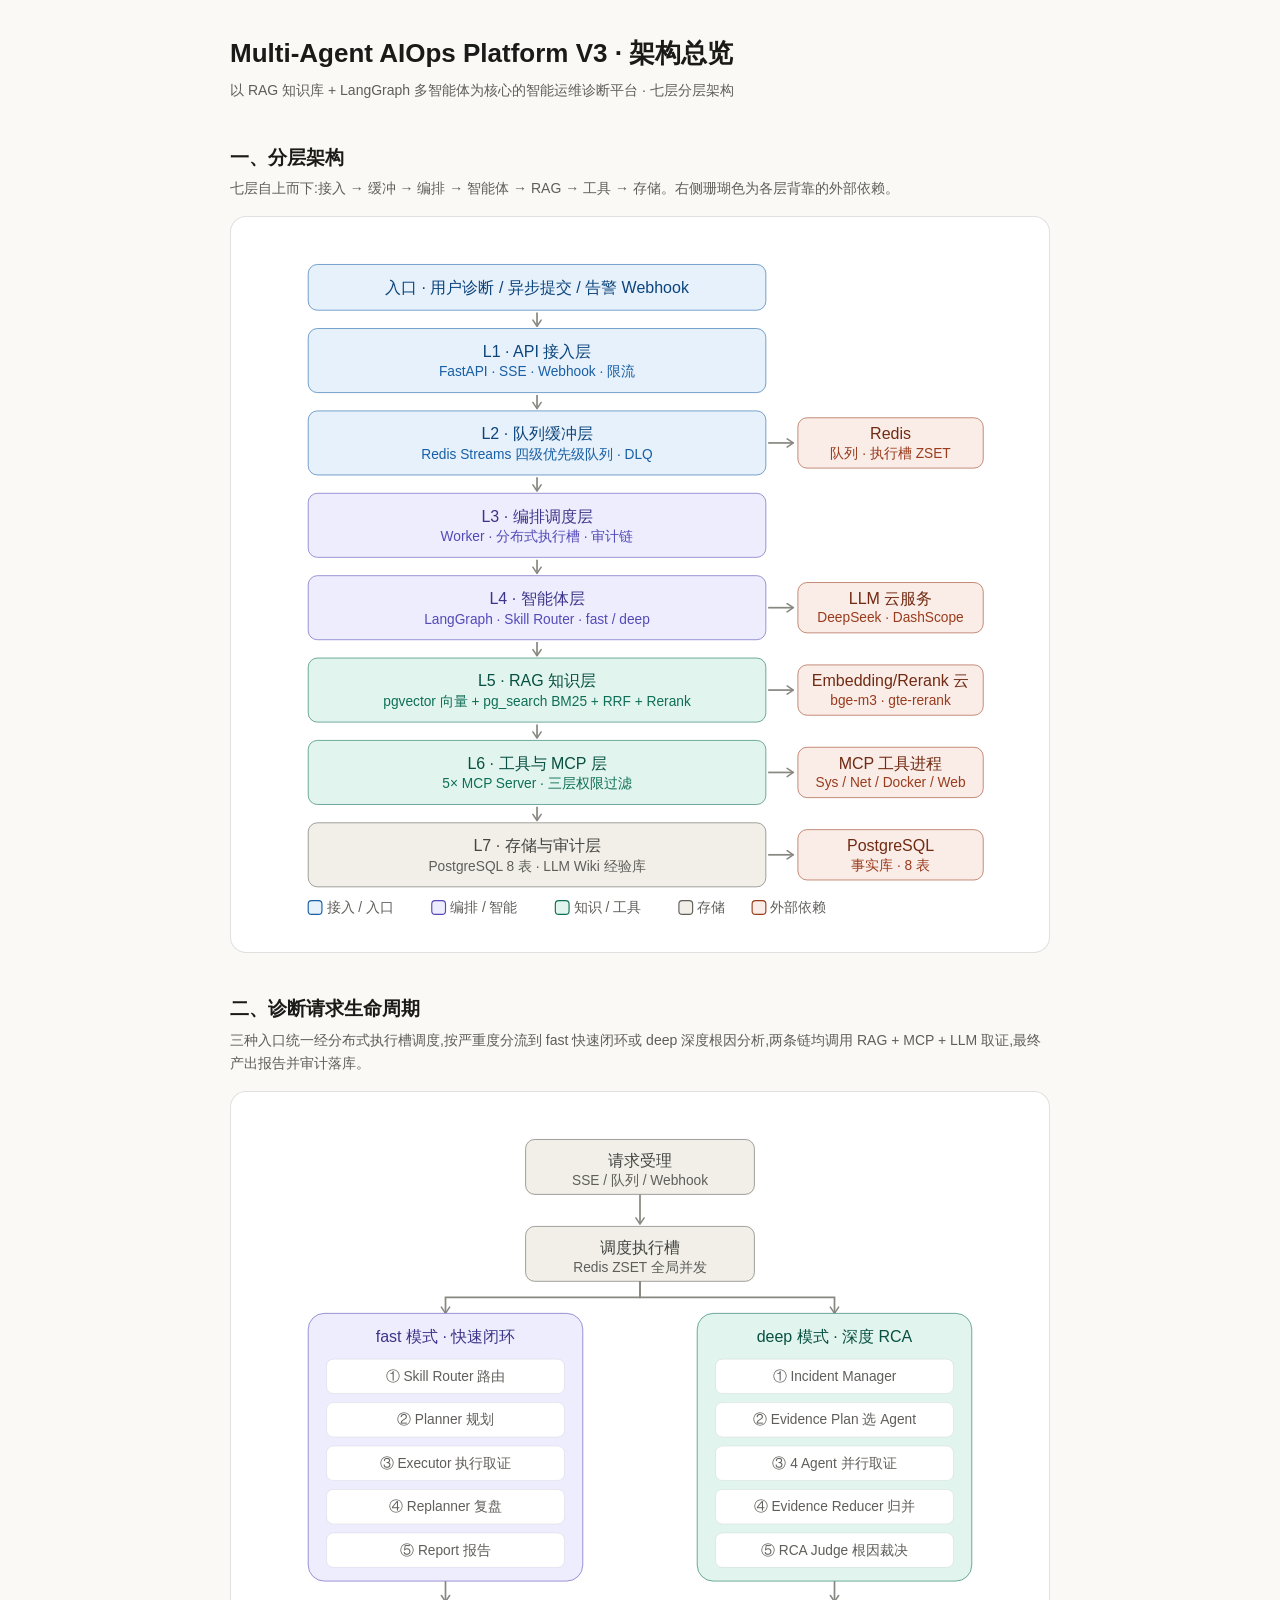
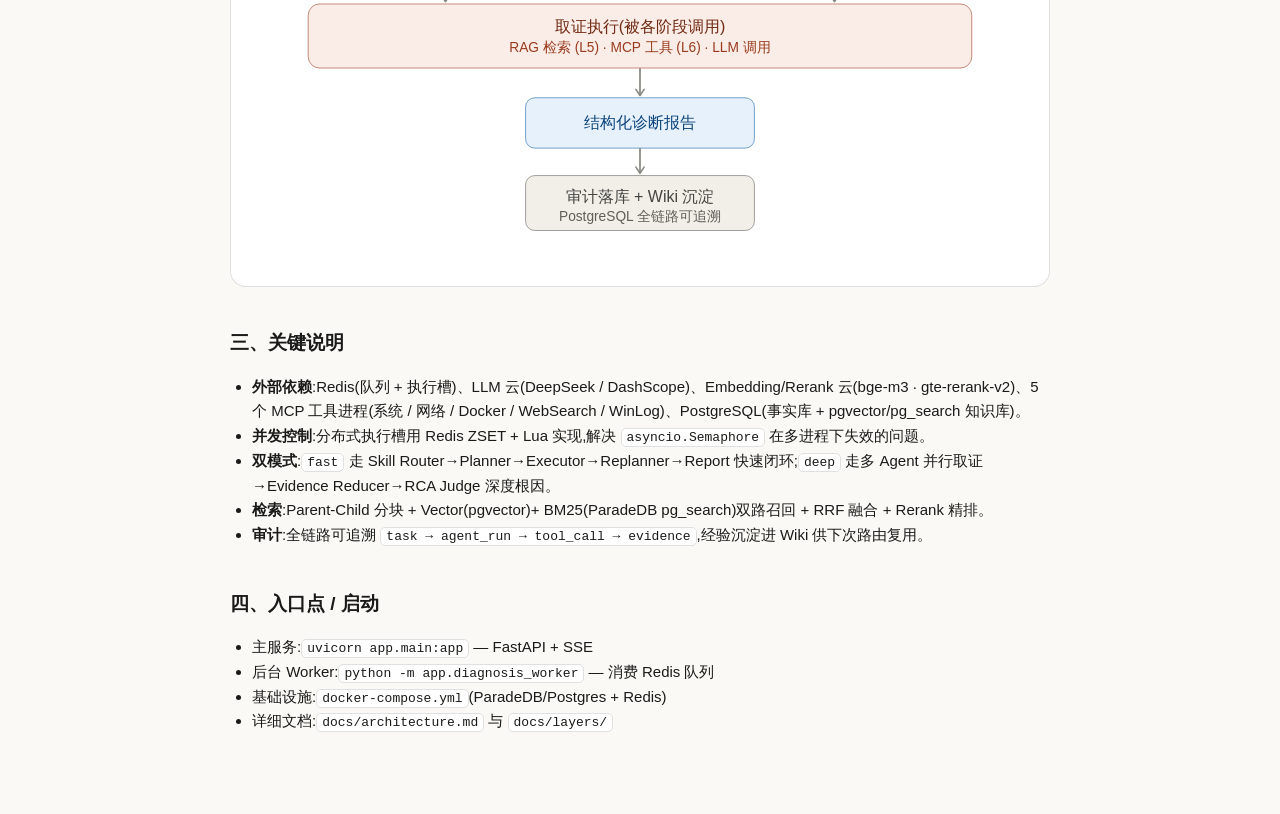
<file: docs/architecture-overview.html>
<!DOCTYPE html>
<html lang="zh-CN">
<head>
<meta charset="UTF-8">
<meta name="viewport" content="width=device-width, initial-scale=1.0">
<title>Multi-Agent AIOps Platform V3 · 架构总览</title>
<style>
  :root {
    --bg: #faf9f5; --bg2: #ffffff; --card: #ffffff;
    --ctp: #1a1a18; --cts: #5f5e5a; --cline: #888780;
    --border: rgba(0,0,0,0.12);
    /* ramps: fill / stroke / title / subtitle (light) */
    --blue-f:#E6F1FB; --blue-s:#185FA5; --blue-t:#0C447C; --blue-st:#185FA5;
    --purple-f:#EEEDFE; --purple-s:#534AB7; --purple-t:#3C3489; --purple-st:#534AB7;
    --teal-f:#E1F5EE; --teal-s:#0F6E56; --teal-t:#085041; --teal-st:#0F6E56;
    --coral-f:#FAECE7; --coral-s:#993C1D; --coral-t:#712B13; --coral-st:#993C1D;
    --gray-f:#F1EFE8; --gray-s:#5F5E5A; --gray-t:#444441; --gray-st:#5F5E5A;
  }
  @media (prefers-color-scheme: dark) {
    :root {
      --bg: #1f1e1b; --bg2: #262521; --card: #262521;
      --ctp: #f0eee6; --cts: #b4b2a9; --cline: #888780;
      --border: rgba(255,255,255,0.14);
      --blue-f:#0C447C; --blue-s:#85B7EB; --blue-t:#B5D4F4; --blue-st:#85B7EB;
      --purple-f:#3C3489; --purple-s:#AFA9EC; --purple-t:#CECBF6; --purple-st:#AFA9EC;
      --teal-f:#085041; --teal-s:#5DCAA5; --teal-t:#9FE1CB; --teal-st:#5DCAA5;
      --coral-f:#712B13; --coral-s:#F0997B; --coral-t:#F5C4B3; --coral-st:#F0997B;
      --gray-f:#444441; --gray-s:#B4B2A9; --gray-t:#D3D1C7; --gray-st:#B4B2A9;
    }
  }
  * { box-sizing: border-box; }
  body {
    margin: 0; padding: 32px 20px 64px; background: var(--bg);
    color: var(--ctp);
    font-family: -apple-system, BlinkMacSystemFont, "Segoe UI", "PingFang SC", "Microsoft YaHei", sans-serif;
    line-height: 1.65;
  }
  .wrap { max-width: 820px; margin: 0 auto; }
  h1 { font-size: 26px; margin: 0 0 4px; }
  h2 { font-size: 19px; margin: 40px 0 4px; }
  .sub { color: var(--cts); margin: 0 0 8px; font-size: 14px; }
  .card { background: var(--card); border: 0.5px solid var(--border);
          border-radius: 16px; padding: 20px; margin: 16px 0 24px; }
  p, li { color: var(--ctp); font-size: 15px; }
  strong { font-weight: 600; }
  code { font-family: ui-monospace, SFMono-Regular, Menlo, monospace;
         background: var(--bg2); border: 0.5px solid var(--border);
         border-radius: 5px; padding: 1px 5px; font-size: 13px; }
  ul { padding-left: 22px; }

  /* SVG text classes */
  svg .t  { font-size: 14px; font-weight: 400; fill: var(--ctp); }
  svg .th { font-size: 14px; font-weight: 500; fill: var(--ctp); }
  svg .ts { font-size: 12px; font-weight: 400; fill: var(--cts); }
  svg .arr { stroke: var(--cline); stroke-width: 1.5; fill: none; }
  svg .box rect, svg rect.box { fill: var(--bg2); stroke: var(--border); stroke-width: 0.5; }
  svg .box .ts { fill: var(--cts); }
  svg .node { cursor: default; }

  /* color ramps */
  svg .c-blue rect, svg .c-blue circle { fill: var(--blue-f); stroke: var(--blue-s); }
  svg .c-blue .t, svg .c-blue .th { fill: var(--blue-t); }
  svg .c-blue .ts { fill: var(--blue-st); }
  svg .c-purple rect, svg .c-purple circle { fill: var(--purple-f); stroke: var(--purple-s); }
  svg .c-purple .t, svg .c-purple .th { fill: var(--purple-t); }
  svg .c-purple .ts { fill: var(--purple-st); }
  svg .c-teal rect, svg .c-teal circle { fill: var(--teal-f); stroke: var(--teal-s); }
  svg .c-teal .t, svg .c-teal .th { fill: var(--teal-t); }
  svg .c-teal .ts { fill: var(--teal-st); }
  svg .c-coral rect, svg .c-coral circle { fill: var(--coral-f); stroke: var(--coral-s); }
  svg .c-coral .t, svg .c-coral .th { fill: var(--coral-t); }
  svg .c-coral .ts { fill: var(--coral-st); }
  svg .c-gray rect, svg .c-gray circle { fill: var(--gray-f); stroke: var(--gray-s); }
  svg .c-gray .t, svg .c-gray .th { fill: var(--gray-t); }
  svg .c-gray .ts { fill: var(--gray-st); }
</style>
</head>
<body>
<div class="wrap">
  <h1>Multi-Agent AIOps Platform V3 · 架构总览</h1>
  <p class="sub">以 RAG 知识库 + LangGraph 多智能体为核心的智能运维诊断平台 · 七层分层架构</p>

  <h2>一、分层架构</h2>
  <p class="sub">七层自上而下:接入 → 缓冲 → 编排 → 智能体 → RAG → 工具 → 存储。右侧珊瑚色为各层背靠的外部依赖。</p>
  <div class="card">
    <svg width="100%" viewBox="0 0 680 600" role="img" xmlns="http://www.w3.org/2000/svg">
      <title>Multi-Agent AIOps 平台七层架构</title>
      <desc>从上到下七层:API 接入、队列缓冲、编排调度、智能体、RAG 知识、工具 MCP、存储审计;右侧为各层背靠的外部依赖如 Redis、LLM 云、Embedding/Rerank 云、MCP 进程、PostgreSQL(含 pgvector 知识库)。</desc>
      <defs>
        <marker id="arrow" viewBox="0 0 10 10" refX="8" refY="5" markerWidth="6" markerHeight="6" orient="auto-start-reverse">
          <path d="M2 1L8 5L2 9" fill="none" stroke="context-stroke" stroke-width="1.5" stroke-linecap="round" stroke-linejoin="round"/>
        </marker>
      </defs>
      <g class="node c-blue"><rect x="50" y="24" width="400" height="40" rx="8" stroke-width="0.5"/>
        <text class="th" x="250" y="44" text-anchor="middle" dominant-baseline="central">入口 · 用户诊断 / 异步提交 / 告警 Webhook</text></g>
      <line x1="250" y1="66" x2="250" y2="78" class="arr" marker-end="url(#arrow)"/>
      <g class="node c-blue"><rect x="50" y="80" width="400" height="56" rx="8" stroke-width="0.5"/>
        <text class="th" x="250" y="100" text-anchor="middle" dominant-baseline="central">L1 · API 接入层</text>
        <text class="ts" x="250" y="118" text-anchor="middle" dominant-baseline="central">FastAPI · SSE · Webhook · 限流</text></g>
      <line x1="250" y1="138" x2="250" y2="150" class="arr" marker-end="url(#arrow)"/>
      <g class="node c-blue"><rect x="50" y="152" width="400" height="56" rx="8" stroke-width="0.5"/>
        <text class="th" x="250" y="172" text-anchor="middle" dominant-baseline="central">L2 · 队列缓冲层</text>
        <text class="ts" x="250" y="190" text-anchor="middle" dominant-baseline="central">Redis Streams 四级优先级队列 · DLQ</text></g>
      <line x1="250" y1="210" x2="250" y2="222" class="arr" marker-end="url(#arrow)"/>
      <g class="node c-purple"><rect x="50" y="224" width="400" height="56" rx="8" stroke-width="0.5"/>
        <text class="th" x="250" y="244" text-anchor="middle" dominant-baseline="central">L3 · 编排调度层</text>
        <text class="ts" x="250" y="262" text-anchor="middle" dominant-baseline="central">Worker · 分布式执行槽 · 审计链</text></g>
      <line x1="250" y1="282" x2="250" y2="294" class="arr" marker-end="url(#arrow)"/>
      <g class="node c-purple"><rect x="50" y="296" width="400" height="56" rx="8" stroke-width="0.5"/>
        <text class="th" x="250" y="316" text-anchor="middle" dominant-baseline="central">L4 · 智能体层</text>
        <text class="ts" x="250" y="334" text-anchor="middle" dominant-baseline="central">LangGraph · Skill Router · fast / deep</text></g>
      <line x1="250" y1="354" x2="250" y2="366" class="arr" marker-end="url(#arrow)"/>
      <g class="node c-teal"><rect x="50" y="368" width="400" height="56" rx="8" stroke-width="0.5"/>
        <text class="th" x="250" y="388" text-anchor="middle" dominant-baseline="central">L5 · RAG 知识层</text>
        <text class="ts" x="250" y="406" text-anchor="middle" dominant-baseline="central">pgvector 向量 + pg_search BM25 + RRF + Rerank</text></g>
      <line x1="250" y1="426" x2="250" y2="438" class="arr" marker-end="url(#arrow)"/>
      <g class="node c-teal"><rect x="50" y="440" width="400" height="56" rx="8" stroke-width="0.5"/>
        <text class="th" x="250" y="460" text-anchor="middle" dominant-baseline="central">L6 · 工具与 MCP 层</text>
        <text class="ts" x="250" y="478" text-anchor="middle" dominant-baseline="central">5× MCP Server · 三层权限过滤</text></g>
      <line x1="250" y1="498" x2="250" y2="510" class="arr" marker-end="url(#arrow)"/>
      <g class="node c-gray"><rect x="50" y="512" width="400" height="56" rx="8" stroke-width="0.5"/>
        <text class="th" x="250" y="532" text-anchor="middle" dominant-baseline="central">L7 · 存储与审计层</text>
        <text class="ts" x="250" y="550" text-anchor="middle" dominant-baseline="central">PostgreSQL 8 表 · LLM Wiki 经验库</text></g>

      <line x1="452" y1="180" x2="474" y2="180" class="arr" marker-end="url(#arrow)"/>
      <g class="c-coral"><rect x="478" y="158" width="162" height="44" rx="8" stroke-width="0.5"/>
        <text class="th" x="559" y="172" text-anchor="middle" dominant-baseline="central">Redis</text>
        <text class="ts" x="559" y="189" text-anchor="middle" dominant-baseline="central">队列 · 执行槽 ZSET</text></g>
      <line x1="452" y1="324" x2="474" y2="324" class="arr" marker-end="url(#arrow)"/>
      <g class="c-coral"><rect x="478" y="302" width="162" height="44" rx="8" stroke-width="0.5"/>
        <text class="th" x="559" y="316" text-anchor="middle" dominant-baseline="central">LLM 云服务</text>
        <text class="ts" x="559" y="333" text-anchor="middle" dominant-baseline="central">DeepSeek · DashScope</text></g>
      <line x1="452" y1="396" x2="474" y2="396" class="arr" marker-end="url(#arrow)"/>
      <g class="c-coral"><rect x="478" y="374" width="162" height="44" rx="8" stroke-width="0.5"/>
        <text class="th" x="559" y="388" text-anchor="middle" dominant-baseline="central">Embedding/Rerank 云</text>
        <text class="ts" x="559" y="405" text-anchor="middle" dominant-baseline="central">bge-m3 · gte-rerank</text></g>
      <line x1="452" y1="468" x2="474" y2="468" class="arr" marker-end="url(#arrow)"/>
      <g class="c-coral"><rect x="478" y="446" width="162" height="44" rx="8" stroke-width="0.5"/>
        <text class="th" x="559" y="460" text-anchor="middle" dominant-baseline="central">MCP 工具进程</text>
        <text class="ts" x="559" y="477" text-anchor="middle" dominant-baseline="central">Sys / Net / Docker / Web</text></g>
      <line x1="452" y1="540" x2="474" y2="540" class="arr" marker-end="url(#arrow)"/>
      <g class="c-coral"><rect x="478" y="518" width="162" height="44" rx="8" stroke-width="0.5"/>
        <text class="th" x="559" y="532" text-anchor="middle" dominant-baseline="central">PostgreSQL</text>
        <text class="ts" x="559" y="549" text-anchor="middle" dominant-baseline="central">事实库 · 8 表</text></g>

      <g class="c-blue"><rect x="50" y="580" width="12" height="12" rx="3"/></g>
      <text class="ts" x="66" y="586" dominant-baseline="central">接入 / 入口</text>
      <g class="c-purple"><rect x="158" y="580" width="12" height="12" rx="3"/></g>
      <text class="ts" x="174" y="586" dominant-baseline="central">编排 / 智能</text>
      <g class="c-teal"><rect x="266" y="580" width="12" height="12" rx="3"/></g>
      <text class="ts" x="282" y="586" dominant-baseline="central">知识 / 工具</text>
      <g class="c-gray"><rect x="374" y="580" width="12" height="12" rx="3"/></g>
      <text class="ts" x="390" y="586" dominant-baseline="central">存储</text>
      <g class="c-coral"><rect x="438" y="580" width="12" height="12" rx="3"/></g>
      <text class="ts" x="454" y="586" dominant-baseline="central">外部依赖</text>
    </svg>
  </div>

  <h2>二、诊断请求生命周期</h2>
  <p class="sub">三种入口统一经分布式执行槽调度,按严重度分流到 fast 快速闭环或 deep 深度根因分析,两条链均调用 RAG + MCP + LLM 取证,最终产出报告并审计落库。</p>
  <div class="card">
    <svg width="100%" viewBox="0 0 680 652" role="img" xmlns="http://www.w3.org/2000/svg">
      <title>诊断请求生命周期:fast 与 deep 两种模式</title>
      <desc>请求受理后经调度执行槽分流到 fast 模式(Skill Router→Planner→Executor→Replanner→Report)或 deep 模式(Incident Manager→Evidence Plan→多 Agent 并行取证→Evidence Reducer→RCA Judge),两者均调用 RAG、MCP 与 LLM 取证,最终产出报告并审计落库。</desc>
      <defs>
        <marker id="arrow2" viewBox="0 0 10 10" refX="8" refY="5" markerWidth="6" markerHeight="6" orient="auto-start-reverse">
          <path d="M2 1L8 5L2 9" fill="none" stroke="context-stroke" stroke-width="1.5" stroke-linecap="round" stroke-linejoin="round"/>
        </marker>
      </defs>
      <g class="node c-gray"><rect x="240" y="24" width="200" height="48" rx="8" stroke-width="0.5"/>
        <text class="th" x="340" y="42" text-anchor="middle" dominant-baseline="central">请求受理</text>
        <text class="ts" x="340" y="60" text-anchor="middle" dominant-baseline="central">SSE / 队列 / Webhook</text></g>
      <line x1="340" y1="72" x2="340" y2="98" class="arr" marker-end="url(#arrow2)"/>
      <g class="node c-gray"><rect x="240" y="100" width="200" height="48" rx="8" stroke-width="0.5"/>
        <text class="th" x="340" y="118" text-anchor="middle" dominant-baseline="central">调度执行槽</text>
        <text class="ts" x="340" y="136" text-anchor="middle" dominant-baseline="central">Redis ZSET 全局并发</text></g>
      <path d="M340 148 L340 162 L170 162 L170 176" class="arr" fill="none" marker-end="url(#arrow2)"/>
      <path d="M340 148 L340 162 L510 162 L510 176" class="arr" fill="none" marker-end="url(#arrow2)"/>

      <g class="c-purple"><rect x="50" y="176" width="240" height="234" rx="14" stroke-width="0.5"/>
        <text class="th" x="170" y="196" text-anchor="middle" dominant-baseline="central">fast 模式 · 快速闭环</text></g>
      <g class="box"><rect x="66" y="216" width="208" height="30" rx="6"/><text class="ts" x="170" y="231" text-anchor="middle" dominant-baseline="central">① Skill Router 路由</text></g>
      <g class="box"><rect x="66" y="254" width="208" height="30" rx="6"/><text class="ts" x="170" y="269" text-anchor="middle" dominant-baseline="central">② Planner 规划</text></g>
      <g class="box"><rect x="66" y="292" width="208" height="30" rx="6"/><text class="ts" x="170" y="307" text-anchor="middle" dominant-baseline="central">③ Executor 执行取证</text></g>
      <g class="box"><rect x="66" y="330" width="208" height="30" rx="6"/><text class="ts" x="170" y="345" text-anchor="middle" dominant-baseline="central">④ Replanner 复盘</text></g>
      <g class="box"><rect x="66" y="368" width="208" height="30" rx="6"/><text class="ts" x="170" y="383" text-anchor="middle" dominant-baseline="central">⑤ Report 报告</text></g>

      <g class="c-teal"><rect x="390" y="176" width="240" height="234" rx="14" stroke-width="0.5"/>
        <text class="th" x="510" y="196" text-anchor="middle" dominant-baseline="central">deep 模式 · 深度 RCA</text></g>
      <g class="box"><rect x="406" y="216" width="208" height="30" rx="6"/><text class="ts" x="510" y="231" text-anchor="middle" dominant-baseline="central">① Incident Manager</text></g>
      <g class="box"><rect x="406" y="254" width="208" height="30" rx="6"/><text class="ts" x="510" y="269" text-anchor="middle" dominant-baseline="central">② Evidence Plan 选 Agent</text></g>
      <g class="box"><rect x="406" y="292" width="208" height="30" rx="6"/><text class="ts" x="510" y="307" text-anchor="middle" dominant-baseline="central">③ 4 Agent 并行取证</text></g>
      <g class="box"><rect x="406" y="330" width="208" height="30" rx="6"/><text class="ts" x="510" y="345" text-anchor="middle" dominant-baseline="central">④ Evidence Reducer 归并</text></g>
      <g class="box"><rect x="406" y="368" width="208" height="30" rx="6"/><text class="ts" x="510" y="383" text-anchor="middle" dominant-baseline="central">⑤ RCA Judge 根因裁决</text></g>

      <line x1="170" y1="410" x2="170" y2="428" class="arr" marker-end="url(#arrow2)"/>
      <line x1="510" y1="410" x2="510" y2="428" class="arr" marker-end="url(#arrow2)"/>
      <g class="node c-coral"><rect x="50" y="430" width="580" height="56" rx="10" stroke-width="0.5"/>
        <text class="th" x="340" y="450" text-anchor="middle" dominant-baseline="central">取证执行(被各阶段调用)</text>
        <text class="ts" x="340" y="468" text-anchor="middle" dominant-baseline="central">RAG 检索 (L5) · MCP 工具 (L6) · LLM 调用</text></g>
      <line x1="340" y1="486" x2="340" y2="510" class="arr" marker-end="url(#arrow2)"/>
      <g class="node c-blue"><rect x="240" y="512" width="200" height="44" rx="8" stroke-width="0.5"/>
        <text class="th" x="340" y="534" text-anchor="middle" dominant-baseline="central">结构化诊断报告</text></g>
      <line x1="340" y1="556" x2="340" y2="578" class="arr" marker-end="url(#arrow2)"/>
      <g class="node c-gray"><rect x="240" y="580" width="200" height="48" rx="8" stroke-width="0.5"/>
        <text class="th" x="340" y="598" text-anchor="middle" dominant-baseline="central">审计落库 + Wiki 沉淀</text>
        <text class="ts" x="340" y="616" text-anchor="middle" dominant-baseline="central">PostgreSQL 全链路可追溯</text></g>
    </svg>
  </div>

  <h2>三、关键说明</h2>
  <ul>
    <li><strong>外部依赖</strong>:Redis(队列 + 执行槽)、LLM 云(DeepSeek / DashScope)、Embedding/Rerank 云(bge-m3 · gte-rerank-v2)、5 个 MCP 工具进程(系统 / 网络 / Docker / WebSearch / WinLog)、PostgreSQL(事实库 + pgvector/pg_search 知识库)。</li>
    <li><strong>并发控制</strong>:分布式执行槽用 Redis ZSET + Lua 实现,解决 <code>asyncio.Semaphore</code> 在多进程下失效的问题。</li>
    <li><strong>双模式</strong>:<code>fast</code> 走 Skill Router→Planner→Executor→Replanner→Report 快速闭环;<code>deep</code> 走多 Agent 并行取证→Evidence Reducer→RCA Judge 深度根因。</li>
    <li><strong>检索</strong>:Parent-Child 分块 + Vector(pgvector)+ BM25(ParadeDB pg_search)双路召回 + RRF 融合 + Rerank 精排。</li>
    <li><strong>审计</strong>:全链路可追溯 <code>task → agent_run → tool_call → evidence</code>,经验沉淀进 Wiki 供下次路由复用。</li>
  </ul>

  <h2>四、入口点 / 启动</h2>
  <ul>
    <li>主服务:<code>uvicorn app.main:app</code> — FastAPI + SSE</li>
    <li>后台 Worker:<code>python -m app.diagnosis_worker</code> — 消费 Redis 队列</li>
    <li>基础设施:<code>docker-compose.yml</code>(ParadeDB/Postgres + Redis)</li>
    <li>详细文档:<code>docs/architecture.md</code> 与 <code>docs/layers/</code></li>
  </ul>
</div>
<script>window.sendPrompt = function(){};</script>
</body>
</html>
</file>
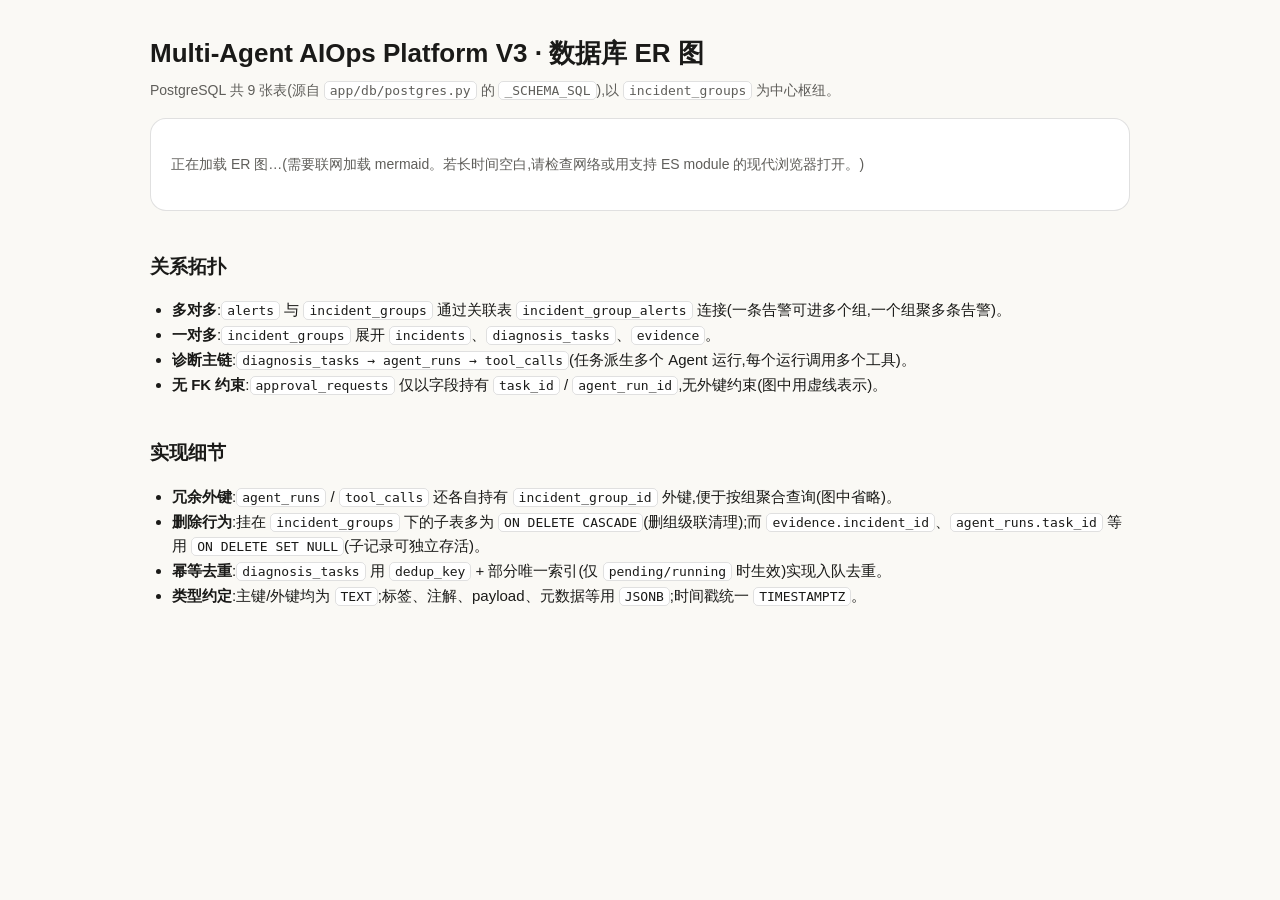
<file: docs/database-erd.html>
<!DOCTYPE html>
<html lang="zh-CN">
<head>
<meta charset="UTF-8">
<meta name="viewport" content="width=device-width, initial-scale=1.0">
<title>Multi-Agent AIOps Platform V3 · 数据库 ER 图</title>
<style>
  :root {
    --bg: #faf9f5; --bg2: #ffffff; --card: #ffffff;
    --ctp: #1a1a18; --cts: #5f5e5a;
    --border: rgba(0,0,0,0.12);
  }
  @media (prefers-color-scheme: dark) {
    :root {
      --bg: #1f1e1b; --bg2: #262521; --card: #262521;
      --ctp: #f0eee6; --cts: #b4b2a9;
      --border: rgba(255,255,255,0.14);
    }
  }
  * { box-sizing: border-box; }
  body {
    margin: 0; padding: 32px 20px 64px; background: var(--bg); color: var(--ctp);
    font-family: -apple-system, BlinkMacSystemFont, "Segoe UI", "PingFang SC", "Microsoft YaHei", sans-serif;
    line-height: 1.65;
  }
  .wrap { max-width: 980px; margin: 0 auto; }
  h1 { font-size: 26px; margin: 0 0 4px; }
  h2 { font-size: 19px; margin: 40px 0 4px; }
  .sub { color: var(--cts); margin: 0 0 8px; font-size: 14px; }
  .card { background: var(--card); border: 0.5px solid var(--border);
          border-radius: 16px; padding: 20px; margin: 16px 0 24px; }
  p, li { color: var(--ctp); font-size: 15px; }
  strong { font-weight: 600; }
  code { font-family: ui-monospace, SFMono-Regular, Menlo, monospace;
         background: var(--bg2); border: 0.5px solid var(--border);
         border-radius: 5px; padding: 1px 5px; font-size: 13px; }
  ul { padding-left: 22px; }
  #erd { width: 100%; overflow-x: auto; }
  #erd svg { max-width: 100%; height: auto; }
  #erd svg.erDiagram .divider path { stroke-opacity: 0.5; }
  #erd svg.erDiagram .row-rect-odd path,
  #erd svg.erDiagram .row-rect-odd rect,
  #erd svg.erDiagram .row-rect-even path,
  #erd svg.erDiagram .row-rect-even rect { stroke: none !important; }
  .fallback { color: var(--cts); font-size: 14px; }
</style>
</head>
<body>
<div class="wrap">
  <h1>Multi-Agent AIOps Platform V3 · 数据库 ER 图</h1>
  <p class="sub">PostgreSQL 共 9 张表(源自 <code>app/db/postgres.py</code> 的 <code>_SCHEMA_SQL</code>),以 <code>incident_groups</code> 为中心枢纽。</p>

  <div class="card">
    <div id="erd"><p class="fallback">正在加载 ER 图…(需要联网加载 mermaid。若长时间空白,请检查网络或用支持 ES module 的现代浏览器打开。)</p></div>
  </div>

  <h2>关系拓扑</h2>
  <ul>
    <li><strong>多对多</strong>:<code>alerts</code> 与 <code>incident_groups</code> 通过关联表 <code>incident_group_alerts</code> 连接(一条告警可进多个组,一个组聚多条告警)。</li>
    <li><strong>一对多</strong>:<code>incident_groups</code> 展开 <code>incidents</code>、<code>diagnosis_tasks</code>、<code>evidence</code>。</li>
    <li><strong>诊断主链</strong>:<code>diagnosis_tasks → agent_runs → tool_calls</code>(任务派生多个 Agent 运行,每个运行调用多个工具)。</li>
    <li><strong>无 FK 约束</strong>:<code>approval_requests</code> 仅以字段持有 <code>task_id</code> / <code>agent_run_id</code>,无外键约束(图中用虚线表示)。</li>
  </ul>

  <h2>实现细节</h2>
  <ul>
    <li><strong>冗余外键</strong>:<code>agent_runs</code> / <code>tool_calls</code> 还各自持有 <code>incident_group_id</code> 外键,便于按组聚合查询(图中省略)。</li>
    <li><strong>删除行为</strong>:挂在 <code>incident_groups</code> 下的子表多为 <code>ON DELETE CASCADE</code>(删组级联清理);而 <code>evidence.incident_id</code>、<code>agent_runs.task_id</code> 等用 <code>ON DELETE SET NULL</code>(子记录可独立存活)。</li>
    <li><strong>幂等去重</strong>:<code>diagnosis_tasks</code> 用 <code>dedup_key</code> + 部分唯一索引(仅 <code>pending/running</code> 时生效)实现入队去重。</li>
    <li><strong>类型约定</strong>:主键/外键均为 <code>TEXT</code>;标签、注解、payload、元数据等用 <code>JSONB</code>;时间戳统一 <code>TIMESTAMPTZ</code>。</li>
  </ul>
</div>

<script type="module">
import mermaid from 'https://esm.sh/mermaid@11/dist/mermaid.esm.min.mjs';
const dark = matchMedia('(prefers-color-scheme: dark)').matches;
await document.fonts.ready;
mermaid.initialize({
  startOnLoad: false,
  theme: 'base',
  fontFamily: '"Anthropic Sans", sans-serif',
  themeVariables: {
    darkMode: dark,
    fontSize: '13px',
    fontFamily: '"Anthropic Sans", sans-serif',
    lineColor: dark ? '#9c9a92' : '#73726c',
    textColor: dark ? '#c2c0b6' : '#3d3d3a',
  },
});
const { svg } = await mermaid.render('erd-svg', `erDiagram
  incident_groups ||--o{ incident_group_alerts : groups
  alerts ||--o{ incident_group_alerts : tagged
  incident_groups ||--o{ incidents : contains
  incident_groups ||--o{ diagnosis_tasks : triggers
  incidents ||--o{ diagnosis_tasks : scopes
  incident_groups ||--o{ evidence : collects
  incidents ||--o{ evidence : supports
  diagnosis_tasks ||--o{ agent_runs : spawns
  agent_runs ||--o{ tool_calls : invokes
  diagnosis_tasks ||..o{ approval_requests : "asks (no FK)"

  alerts {
    text id PK
    text fingerprint
    text status
    text service
    text severity
    jsonb labels
  }
  incident_groups {
    text id PK
    text correlation_key UK
    text status
    text primary_service
    int alert_count
  }
  incident_group_alerts {
    text incident_group_id FK
    text alert_id FK
  }
  incidents {
    text id PK
    text incident_group_id FK
    text status
    text service
  }
  diagnosis_tasks {
    text id PK
    text incident_group_id FK
    text incident_id FK
    text status
    text diagnosis_mode
    int priority
  }
  evidence {
    text id PK
    text incident_group_id FK
    text incident_id FK
    text source
    float score
  }
  agent_runs {
    text id PK
    text task_id FK
    text agent_name
    text status
    int total_tokens
  }
  tool_calls {
    text id PK
    text agent_run_id FK
    text tool_name
    text status
    int elapsed_ms
  }
  approval_requests {
    text id PK
    text task_id
    text tool_name
    text status
  }`);
document.getElementById('erd').innerHTML = svg;

document.querySelectorAll('#erd svg.erDiagram .node').forEach(node => {
  const firstPath = node.querySelector('path[d]');
  if (!firstPath) return;
  const d = firstPath.getAttribute('d');
  const nums = d.match(/-?[\d.]+/g)?.map(Number);
  if (!nums || nums.length < 8) return;
  const xs = [nums[0], nums[2], nums[4], nums[6]];
  const ys = [nums[1], nums[3], nums[5], nums[7]];
  const x = Math.min(...xs), y = Math.min(...ys);
  const w = Math.max(...xs) - x, h = Math.max(...ys) - y;
  const rect = document.createElementNS('http://www.w3.org/2000/svg', 'rect');
  rect.setAttribute('x', x); rect.setAttribute('y', y);
  rect.setAttribute('width', w); rect.setAttribute('height', h);
  rect.setAttribute('rx', '8');
  for (const a of ['fill', 'stroke', 'stroke-width', 'class', 'style']) {
    if (firstPath.hasAttribute(a)) rect.setAttribute(a, firstPath.getAttribute(a));
  }
  firstPath.replaceWith(rect);
});
document.querySelectorAll('#erd svg.erDiagram .row-rect-odd path, #erd svg.erDiagram .row-rect-even path').forEach(p => {
  p.setAttribute('stroke', 'none');
});
</script>
</body>
</html>
</file>
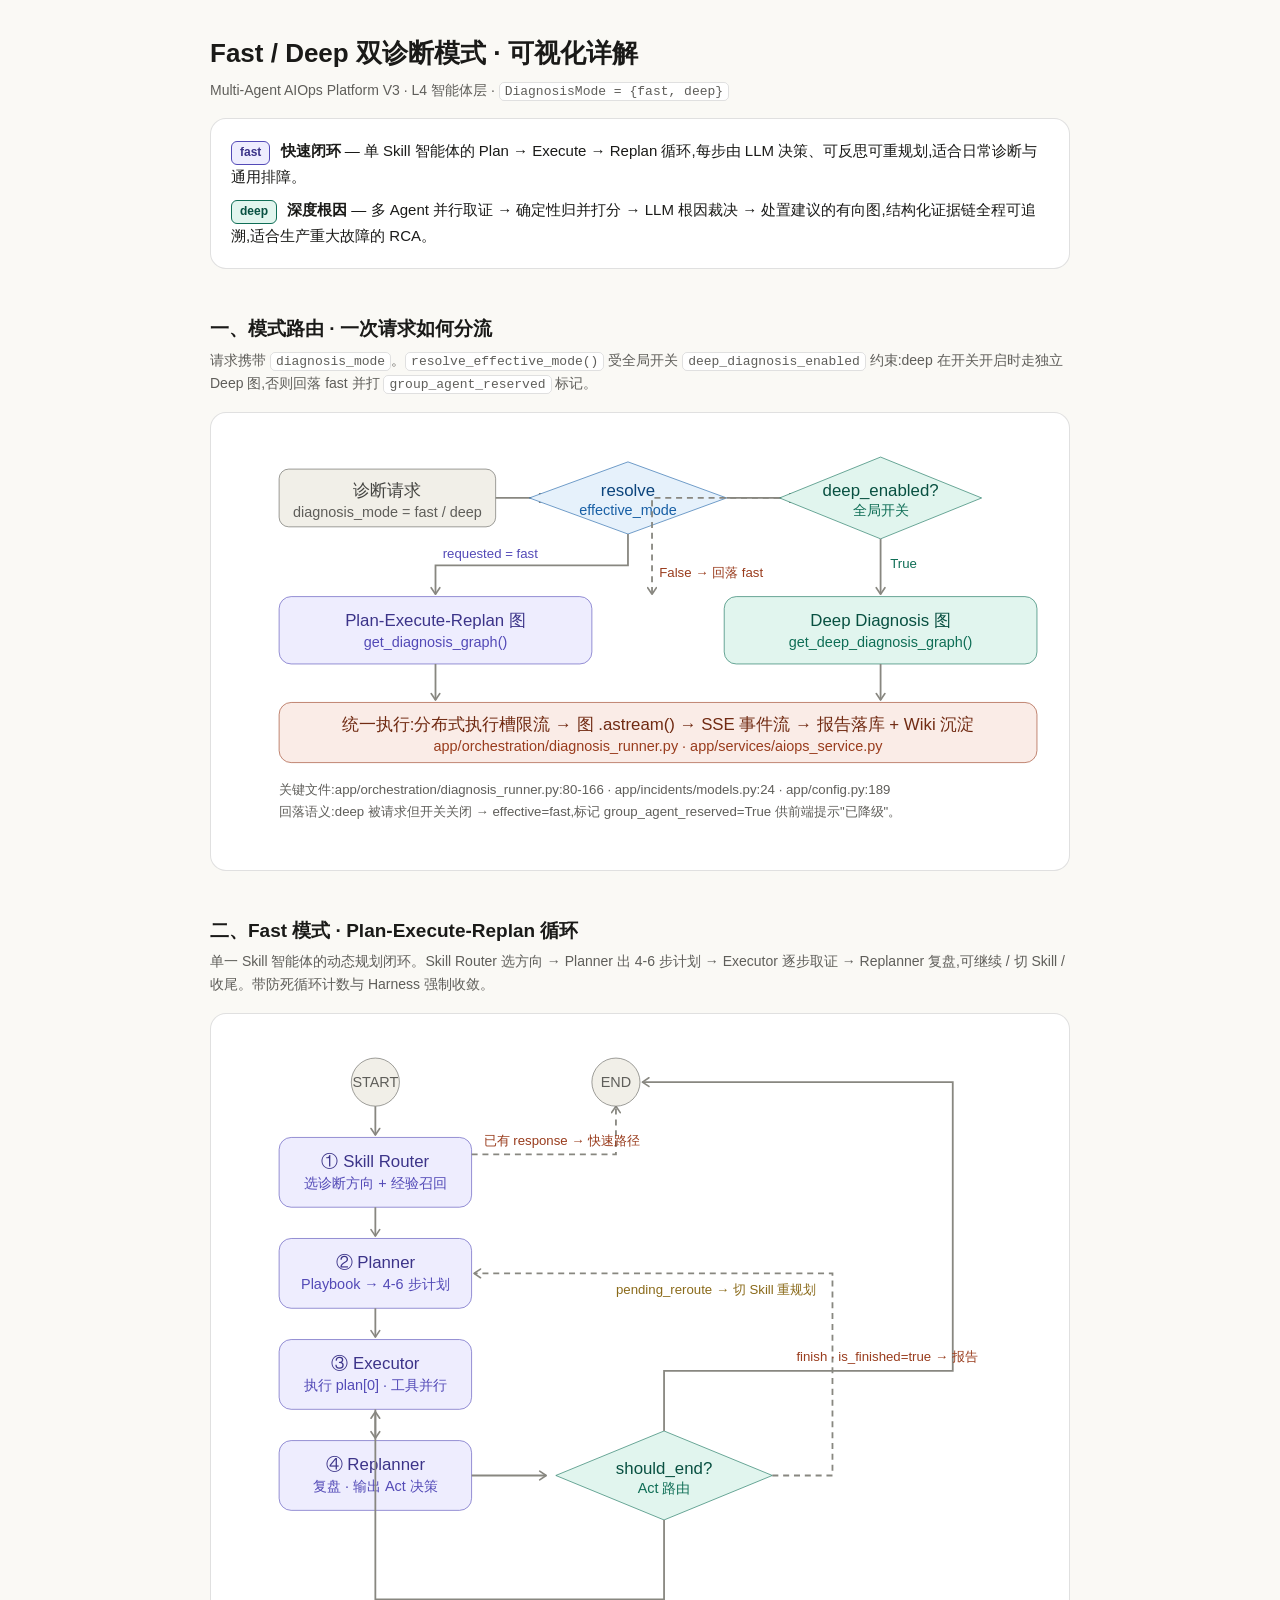
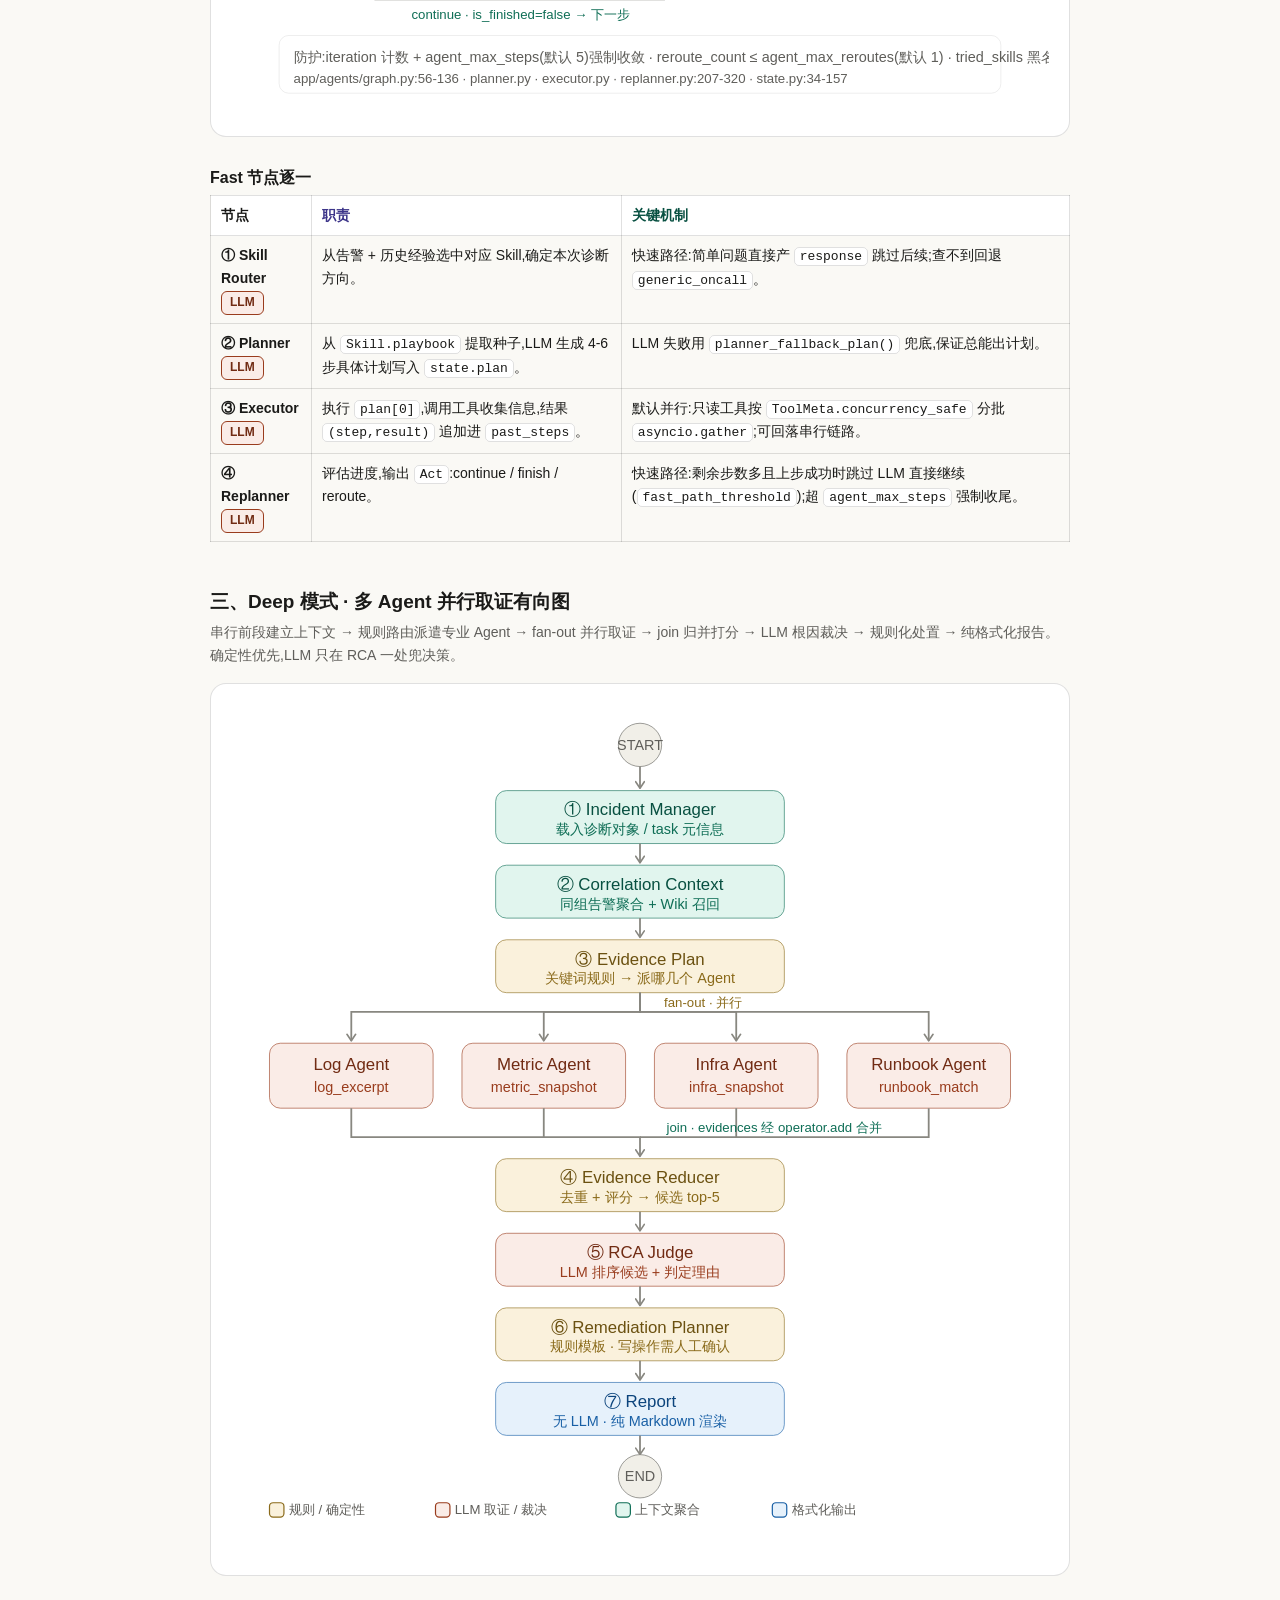
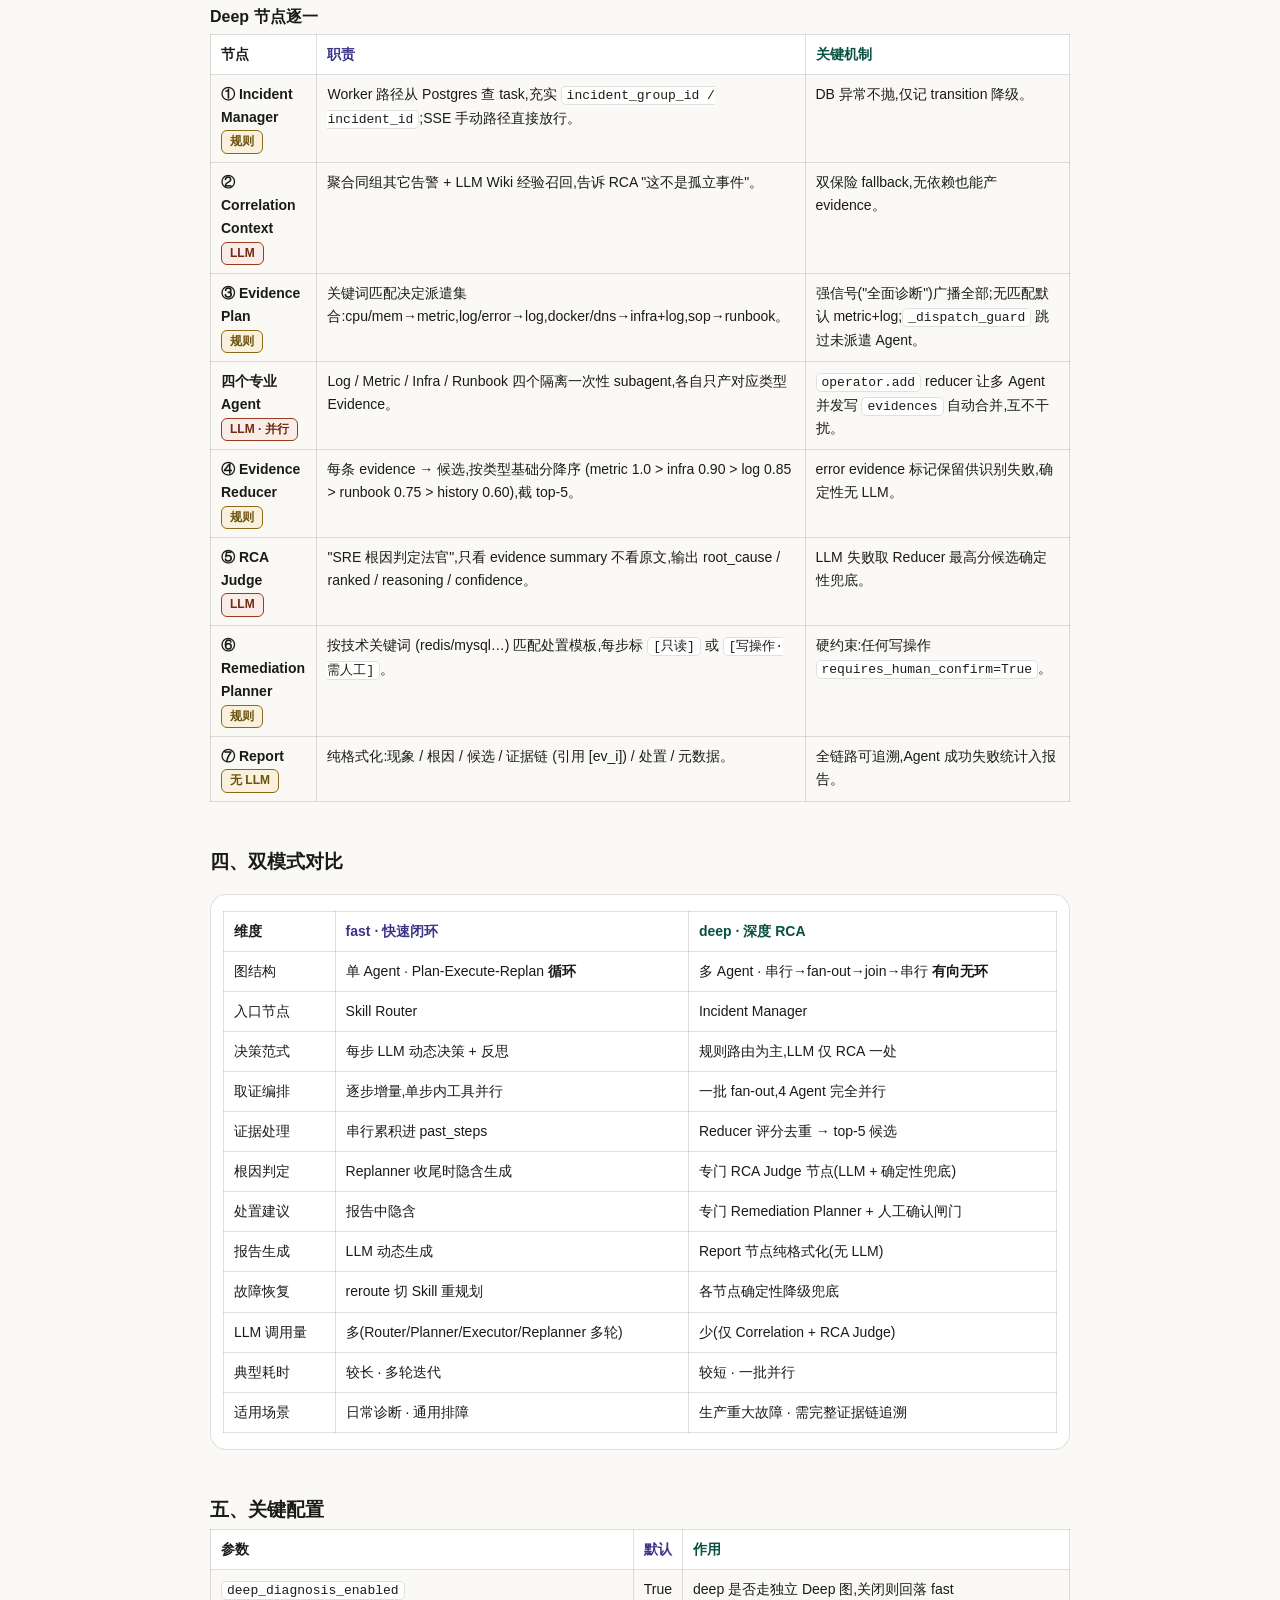
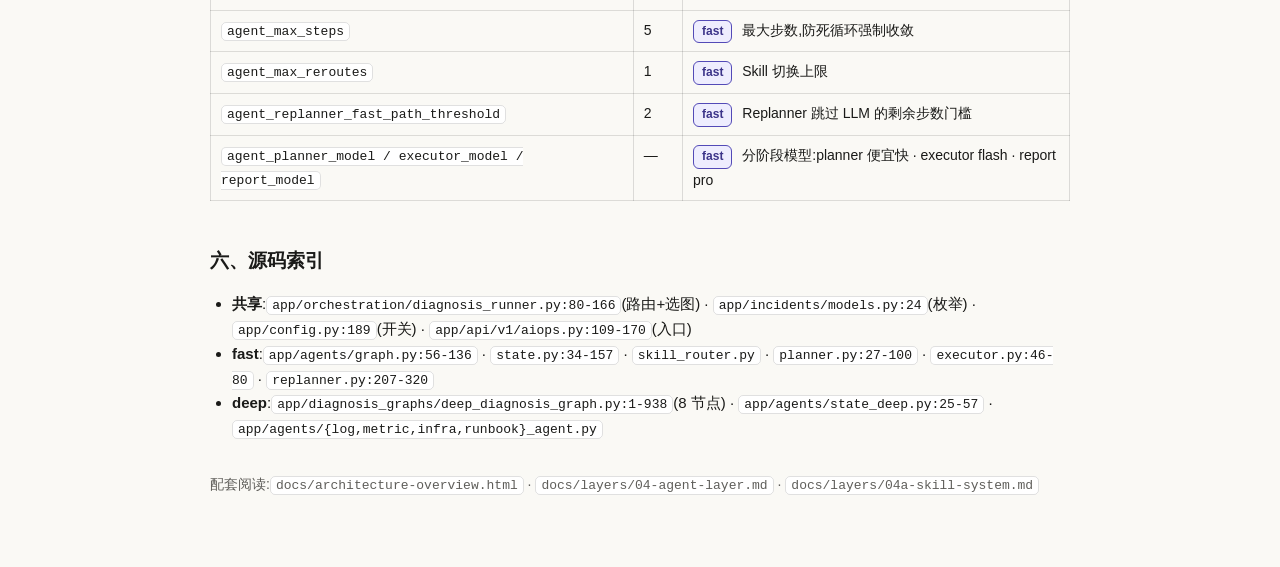
<file: docs/diagnosis-modes.html>
<!DOCTYPE html>
<html lang="zh-CN">
<head>
<meta charset="UTF-8">
<meta name="viewport" content="width=device-width, initial-scale=1.0">
<title>Multi-Agent AIOps Platform V3 · Fast / Deep 双诊断模式可视化</title>
<style>
  :root {
    --bg: #faf9f5; --bg2: #ffffff; --card: #ffffff;
    --ctp: #1a1a18; --cts: #5f5e5a; --cline: #888780;
    --border: rgba(0,0,0,0.12);
    --blue-f:#E6F1FB; --blue-s:#185FA5; --blue-t:#0C447C; --blue-st:#185FA5;
    --purple-f:#EEEDFE; --purple-s:#534AB7; --purple-t:#3C3489; --purple-st:#534AB7;
    --teal-f:#E1F5EE; --teal-s:#0F6E56; --teal-t:#085041; --teal-st:#0F6E56;
    --coral-f:#FAECE7; --coral-s:#993C1D; --coral-t:#712B13; --coral-st:#993C1D;
    --gold-f:#FAF1DC; --gold-s:#8A6A1A; --gold-t:#6B5111; --gold-st:#8A6A1A;
    --gray-f:#F1EFE8; --gray-s:#5F5E5A; --gray-t:#444441; --gray-st:#5F5E5A;
  }
  @media (prefers-color-scheme: dark) {
    :root {
      --bg: #1f1e1b; --bg2: #262521; --card: #262521;
      --ctp: #f0eee6; --cts: #b4b2a9; --cline: #888780;
      --border: rgba(255,255,255,0.14);
      --blue-f:#0C447C; --blue-s:#85B7EB; --blue-t:#B5D4F4; --blue-st:#85B7EB;
      --purple-f:#3C3489; --purple-s:#AFA9EC; --purple-t:#CECBF6; --purple-st:#AFA9EC;
      --teal-f:#085041; --teal-s:#5DCAA5; --teal-t:#9FE1CB; --teal-st:#5DCAA5;
      --coral-f:#712B13; --coral-s:#F0997B; --coral-t:#F5C4B3; --coral-st:#F0997B;
      --gold-f:#5C4711; --gold-s:#E0BE6A; --gold-t:#F1DBA6; --gold-st:#E0BE6A;
      --gray-f:#444441; --gray-s:#B4B2A9; --gray-t:#D3D1C7; --gray-st:#B4B2A9;
    }
  }
  * { box-sizing: border-box; }
  body {
    margin: 0; padding: 32px 20px 64px; background: var(--bg);
    color: var(--ctp);
    font-family: -apple-system, BlinkMacSystemFont, "Segoe UI", "PingFang SC", "Microsoft YaHei", sans-serif;
    line-height: 1.65;
  }
  .wrap { max-width: 860px; margin: 0 auto; }
  h1 { font-size: 26px; margin: 0 0 4px; }
  h2 { font-size: 19px; margin: 44px 0 4px; }
  h3 { font-size: 16px; margin: 28px 0 4px; }
  .sub { color: var(--cts); margin: 0 0 8px; font-size: 14px; }
  .card { background: var(--card); border: 0.5px solid var(--border);
          border-radius: 16px; padding: 20px; margin: 16px 0 24px; }
  p, li { color: var(--ctp); font-size: 15px; }
  strong { font-weight: 600; }
  code { font-family: ui-monospace, SFMono-Regular, Menlo, monospace;
         background: var(--bg2); border: 0.5px solid var(--border);
         border-radius: 5px; padding: 1px 5px; font-size: 13px; }
  ul { padding-left: 22px; }
  a { color: var(--blue-st); }

  /* badges */
  .tag { display:inline-block; font-size:12px; font-weight:600; border-radius:6px;
         padding:1px 8px; margin-right:6px; border:0.5px solid var(--border); }
  .tag-fast { background: var(--purple-f); color: var(--purple-t); border-color: var(--purple-s); }
  .tag-deep { background: var(--teal-f); color: var(--teal-t); border-color: var(--teal-s); }
  .tag-llm  { background: var(--coral-f); color: var(--coral-t); border-color: var(--coral-s); }
  .tag-rule { background: var(--gold-f); color: var(--gold-t); border-color: var(--gold-s); }

  /* table */
  table { border-collapse: collapse; width: 100%; font-size: 14px; margin: 4px 0; }
  th, td { border: 0.5px solid var(--border); padding: 8px 10px; text-align: left; vertical-align: top; }
  th { background: var(--bg2); font-weight: 600; }
  thead th:nth-child(2) { color: var(--purple-t); }
  thead th:nth-child(3) { color: var(--teal-t); }

  /* SVG text classes */
  svg .t  { font-size: 14px; font-weight: 400; fill: var(--ctp); }
  svg .th { font-size: 14px; font-weight: 500; fill: var(--ctp); }
  svg .ts { font-size: 12px; font-weight: 400; fill: var(--cts); }
  svg .tn { font-size: 11px; font-weight: 400; fill: var(--cts); }
  svg .arr { stroke: var(--cline); stroke-width: 1.5; fill: none; }
  svg .arr-dash { stroke: var(--cline); stroke-width: 1.5; fill: none; stroke-dasharray: 5 4; }
  svg .box rect, svg rect.box { fill: var(--bg2); stroke: var(--border); stroke-width: 0.5; }
  svg .box .ts { fill: var(--cts); }
  svg .node { cursor: default; }
  svg text.lbl { font-size: 11px; font-weight: 500; }

  svg .c-blue rect, svg .c-blue circle, svg .c-blue polygon { fill: var(--blue-f); stroke: var(--blue-s); }
  svg .c-blue .t, svg .c-blue .th { fill: var(--blue-t); }
  svg .c-blue .ts { fill: var(--blue-st); }
  svg .c-purple rect, svg .c-purple circle, svg .c-purple polygon { fill: var(--purple-f); stroke: var(--purple-s); }
  svg .c-purple .t, svg .c-purple .th { fill: var(--purple-t); }
  svg .c-purple .ts { fill: var(--purple-st); }
  svg .c-teal rect, svg .c-teal circle, svg .c-teal polygon { fill: var(--teal-f); stroke: var(--teal-s); }
  svg .c-teal .t, svg .c-teal .th { fill: var(--teal-t); }
  svg .c-teal .ts { fill: var(--teal-st); }
  svg .c-coral rect, svg .c-coral circle, svg .c-coral polygon { fill: var(--coral-f); stroke: var(--coral-s); }
  svg .c-coral .t, svg .c-coral .th { fill: var(--coral-t); }
  svg .c-coral .ts { fill: var(--coral-st); }
  svg .c-gold rect, svg .c-gold circle, svg .c-gold polygon { fill: var(--gold-f); stroke: var(--gold-s); }
  svg .c-gold .t, svg .c-gold .th { fill: var(--gold-t); }
  svg .c-gold .ts { fill: var(--gold-st); }
  svg .c-gray rect, svg .c-gray circle, svg .c-gray polygon { fill: var(--gray-f); stroke: var(--gray-s); }
  svg .c-gray .t, svg .c-gray .th { fill: var(--gray-t); }
  svg .c-gray .ts { fill: var(--gray-st); }
</style>
</head>
<body>
<div class="wrap">
  <h1>Fast / Deep 双诊断模式 · 可视化详解</h1>
  <p class="sub">Multi-Agent AIOps Platform V3 · L4 智能体层 · <code>DiagnosisMode = {fast, deep}</code></p>

  <div class="card">
    <p style="margin:0 0 8px"><span class="tag tag-fast">fast</span> <strong>快速闭环</strong> — 单 Skill 智能体的 Plan → Execute → Replan 循环,每步由 LLM 决策、可反思可重规划,适合日常诊断与通用排障。</p>
    <p style="margin:0"><span class="tag tag-deep">deep</span> <strong>深度根因</strong> — 多 Agent 并行取证 → 确定性归并打分 → LLM 根因裁决 → 处置建议的有向图,结构化证据链全程可追溯,适合生产重大故障的 RCA。</p>
  </div>

  <h2>一、模式路由 · 一次请求如何分流</h2>
  <p class="sub">请求携带 <code>diagnosis_mode</code>。<code>resolve_effective_mode()</code> 受全局开关 <code>deep_diagnosis_enabled</code> 约束:deep 在开关开启时走独立 Deep 图,否则回落 fast 并打 <code>group_agent_reserved</code> 标记。</p>
  <div class="card">
    <svg width="100%" viewBox="0 0 680 340" role="img" xmlns="http://www.w3.org/2000/svg">
      <title>诊断模式路由分流</title>
      <desc>请求经 normalize 与 resolve_effective_mode 判定,fast 走 Plan-Execute-Replan 图,deep 在开关开启时走 Deep Diagnosis 图,关闭时回落 fast。</desc>
      <defs>
        <marker id="ar" viewBox="0 0 10 10" refX="8" refY="5" markerWidth="6" markerHeight="6" orient="auto-start-reverse">
          <path d="M2 1L8 5L2 9" fill="none" stroke="context-stroke" stroke-width="1.5" stroke-linecap="round" stroke-linejoin="round"/>
        </marker>
      </defs>
      <g class="node c-gray"><rect x="40" y="30" width="180" height="48" rx="8" stroke-width="0.5"/>
        <text class="th" x="130" y="48" text-anchor="middle" dominant-baseline="central">诊断请求</text>
        <text class="ts" x="130" y="66" text-anchor="middle" dominant-baseline="central">diagnosis_mode = fast / deep</text></g>
      <line x1="220" y1="54" x2="262" y2="54" class="arr" marker-end="url(#ar)"/>
      <g class="node c-blue"><polygon points="330,24 412,54 330,84 248,54" stroke-width="0.5"/>
        <text class="th" x="330" y="48" text-anchor="middle" dominant-baseline="central">resolve</text>
        <text class="ts" x="330" y="64" text-anchor="middle" dominant-baseline="central">effective_mode</text></g>

      <!-- fast branch -->
      <path d="M330 84 L330 110 L170 110 L170 134" class="arr" marker-end="url(#ar)"/>
      <text class="lbl" x="176" y="104" fill="var(--purple-st)">requested = fast</text>
      <g class="node c-purple"><rect x="40" y="136" width="260" height="56" rx="10" stroke-width="0.5"/>
        <text class="th" x="170" y="156" text-anchor="middle" dominant-baseline="central">Plan-Execute-Replan 图</text>
        <text class="ts" x="170" y="174" text-anchor="middle" dominant-baseline="central">get_diagnosis_graph()</text></g>

      <!-- deep branch -->
      <path d="M412 54 L470 54" class="arr" marker-end="url(#ar)"/>
      <g class="node c-teal"><polygon points="540,20 624,54 540,88 456,54" stroke-width="0.5"/>
        <text class="th" x="540" y="48" text-anchor="middle" dominant-baseline="central">deep_enabled?</text>
        <text class="ts" x="540" y="64" text-anchor="middle" dominant-baseline="central">全局开关</text></g>
      <path d="M540 88 L540 134" class="arr" marker-end="url(#ar)"/>
      <text class="lbl" x="548" y="112" fill="var(--teal-st)">True</text>
      <g class="node c-teal"><rect x="410" y="136" width="260" height="56" rx="10" stroke-width="0.5"/>
        <text class="th" x="540" y="156" text-anchor="middle" dominant-baseline="central">Deep Diagnosis 图</text>
        <text class="ts" x="540" y="174" text-anchor="middle" dominant-baseline="central">get_deep_diagnosis_graph()</text></g>

      <!-- fallback -->
      <path d="M456 54 L350 54 L350 134" class="arr-dash" marker-end="url(#ar)"/>
      <text class="lbl" x="356" y="120" fill="var(--coral-st)">False → 回落 fast</text>

      <line x1="170" y1="192" x2="170" y2="222" class="arr" marker-end="url(#ar)"/>
      <line x1="540" y1="192" x2="540" y2="222" class="arr" marker-end="url(#ar)"/>
      <g class="node c-coral"><rect x="40" y="224" width="630" height="50" rx="10" stroke-width="0.5"/>
        <text class="th" x="355" y="242" text-anchor="middle" dominant-baseline="central">统一执行:分布式执行槽限流 → 图 .astream() → SSE 事件流 → 报告落库 + Wiki 沉淀</text>
        <text class="ts" x="355" y="260" text-anchor="middle" dominant-baseline="central">app/orchestration/diagnosis_runner.py · app/services/aiops_service.py</text></g>

      <text class="tn" x="40" y="300">关键文件:app/orchestration/diagnosis_runner.py:80-166 · app/incidents/models.py:24 · app/config.py:189</text>
      <text class="tn" x="40" y="318">回落语义:deep 被请求但开关关闭 → effective=fast,标记 group_agent_reserved=True 供前端提示"已降级"。</text>
    </svg>
  </div>

  <h2 id="fast">二、Fast 模式 · Plan-Execute-Replan 循环</h2>
  <p class="sub">单一 Skill 智能体的动态规划闭环。Skill Router 选方向 → Planner 出 4-6 步计划 → Executor 逐步取证 → Replanner 复盘,可继续 / 切 Skill / 收尾。带防死循环计数与 Harness 强制收敛。</p>
  <div class="card">
    <svg width="100%" viewBox="0 0 680 560" role="img" xmlns="http://www.w3.org/2000/svg">
      <title>Fast 模式执行图</title>
      <desc>START 进入 Skill Router,可快速路径直达 END;否则 Planner 生成计划,Executor 执行单步,Replanner 评估后继续执行下一步、回 Planner 切 Skill 或收尾结束。</desc>
      <defs>
        <marker id="arf" viewBox="0 0 10 10" refX="8" refY="5" markerWidth="6" markerHeight="6" orient="auto-start-reverse">
          <path d="M2 1L8 5L2 9" fill="none" stroke="context-stroke" stroke-width="1.5" stroke-linecap="round" stroke-linejoin="round"/>
        </marker>
      </defs>

      <!-- START -->
      <g class="node c-gray"><circle cx="120" cy="40" r="20" stroke-width="0.5"/>
        <text class="ts" x="120" y="40" text-anchor="middle" dominant-baseline="central">START</text></g>
      <line x1="120" y1="60" x2="120" y2="84" class="arr" marker-end="url(#arf)"/>

      <!-- Skill Router -->
      <g class="node c-purple"><rect x="40" y="86" width="160" height="58" rx="10" stroke-width="0.5"/>
        <text class="th" x="120" y="106" text-anchor="middle" dominant-baseline="central">① Skill Router</text>
        <text class="ts" x="120" y="124" text-anchor="middle" dominant-baseline="central">选诊断方向 + 经验召回</text></g>
      <!-- fast path to END -->
      <path d="M200 100 L320 100 L320 60" class="arr-dash" marker-end="url(#arf)"/>
      <text class="lbl" x="210" y="92" fill="var(--coral-st)">已有 response → 快速路径</text>
      <g class="node c-gray"><circle cx="320" cy="40" r="20" stroke-width="0.5"/>
        <text class="ts" x="320" y="40" text-anchor="middle" dominant-baseline="central">END</text></g>

      <line x1="120" y1="144" x2="120" y2="168" class="arr" marker-end="url(#arf)"/>

      <!-- Planner -->
      <g class="node c-purple"><rect x="40" y="170" width="160" height="58" rx="10" stroke-width="0.5"/>
        <text class="th" x="120" y="190" text-anchor="middle" dominant-baseline="central">② Planner</text>
        <text class="ts" x="120" y="208" text-anchor="middle" dominant-baseline="central">Playbook → 4-6 步计划</text></g>
      <line x1="120" y1="228" x2="120" y2="252" class="arr" marker-end="url(#arf)"/>

      <!-- Executor -->
      <g class="node c-purple"><rect x="40" y="254" width="160" height="58" rx="10" stroke-width="0.5"/>
        <text class="th" x="120" y="274" text-anchor="middle" dominant-baseline="central">③ Executor</text>
        <text class="ts" x="120" y="292" text-anchor="middle" dominant-baseline="central">执行 plan[0] · 工具并行</text></g>
      <line x1="120" y1="312" x2="120" y2="336" class="arr" marker-end="url(#arf)"/>

      <!-- Replanner -->
      <g class="node c-purple"><rect x="40" y="338" width="160" height="58" rx="10" stroke-width="0.5"/>
        <text class="th" x="120" y="358" text-anchor="middle" dominant-baseline="central">④ Replanner</text>
        <text class="ts" x="120" y="376" text-anchor="middle" dominant-baseline="central">复盘 · 输出 Act 决策</text></g>

      <!-- decision diamond -->
      <line x1="200" y1="367" x2="262" y2="367" class="arr" marker-end="url(#arf)"/>
      <g class="node c-teal"><polygon points="360,330 450,367 360,404 270,367" stroke-width="0.5"/>
        <text class="th" x="360" y="361" text-anchor="middle" dominant-baseline="central">should_end?</text>
        <text class="ts" x="360" y="377" text-anchor="middle" dominant-baseline="central">Act 路由</text></g>

      <!-- continue: back to Executor -->
      <path d="M360 404 L360 470 L120 470 L120 314" class="arr" marker-end="url(#arf)"/>
      <text class="lbl" x="150" y="486" fill="var(--teal-st)">continue · is_finished=false → 下一步</text>

      <!-- reroute: back to Planner -->
      <path d="M450 367 L500 367 L500 199 L202 199" class="arr-dash" marker-end="url(#arf)"/>
      <text class="lbl" x="320" y="216" fill="var(--gold-st)">pending_reroute → 切 Skill 重规划</text>

      <!-- finish: to END -->
      <path d="M360 330 L360 280 L600 280 L600 40 L342 40" class="arr" marker-end="url(#arf)"/>
      <text class="lbl" x="470" y="272" fill="var(--coral-st)">finish · is_finished=true → 报告</text>

      <!-- annotations box -->
      <g class="box"><rect x="40" y="500" width="600" height="48" rx="8"/>
        <text class="ts" x="52" y="518" dominant-baseline="central">防护:iteration 计数 + agent_max_steps(默认 5)强制收敛 · reroute_count ≤ agent_max_reroutes(默认 1) · tried_skills 黑名单防回切</text>
        <text class="tn" x="52" y="536" dominant-baseline="central">app/agents/graph.py:56-136 · planner.py · executor.py · replanner.py:207-320 · state.py:34-157</text></g>
    </svg>
  </div>

  <h3>Fast 节点逐一</h3>
  <table>
    <thead><tr><th>节点</th><th>职责</th><th>关键机制</th></tr></thead>
    <tbody>
      <tr><td><strong>① Skill Router</strong><br><span class="tag tag-llm">LLM</span></td>
        <td>从告警 + 历史经验选中对应 Skill,确定本次诊断方向。</td>
        <td>快速路径:简单问题直接产 <code>response</code> 跳过后续;查不到回退 <code>generic_oncall</code>。</td></tr>
      <tr><td><strong>② Planner</strong><br><span class="tag tag-llm">LLM</span></td>
        <td>从 <code>Skill.playbook</code> 提取种子,LLM 生成 4-6 步具体计划写入 <code>state.plan</code>。</td>
        <td>LLM 失败用 <code>planner_fallback_plan()</code> 兜底,保证总能出计划。</td></tr>
      <tr><td><strong>③ Executor</strong><br><span class="tag tag-llm">LLM</span></td>
        <td>执行 <code>plan[0]</code>,调用工具收集信息,结果 <code>(step,result)</code> 追加进 <code>past_steps</code>。</td>
        <td>默认并行:只读工具按 <code>ToolMeta.concurrency_safe</code> 分批 <code>asyncio.gather</code>;可回落串行链路。</td></tr>
      <tr><td><strong>④ Replanner</strong><br><span class="tag tag-llm">LLM</span></td>
        <td>评估进度,输出 <code>Act</code>:continue / finish / reroute。</td>
        <td>快速路径:剩余步数多且上步成功时跳过 LLM 直接继续(<code>fast_path_threshold</code>);超 <code>agent_max_steps</code> 强制收尾。</td></tr>
    </tbody>
  </table>

  <h2 id="deep">三、Deep 模式 · 多 Agent 并行取证有向图</h2>
  <p class="sub">串行前段建立上下文 → 规则路由派遣专业 Agent → fan-out 并行取证 → join 归并打分 → LLM 根因裁决 → 规则化处置 → 纯格式化报告。确定性优先,LLM 只在 RCA 一处兜决策。</p>
  <div class="card">
    <svg width="100%" viewBox="0 0 680 700" role="img" xmlns="http://www.w3.org/2000/svg">
      <title>Deep 模式执行图</title>
      <desc>Incident Manager → Correlation Context → Evidence Plan,随后并行派出 Log/Metric/Infra/Runbook 四个隔离 subagent 取证,join 后经 Evidence Reducer 打分、RCA Judge 裁决、Remediation Planner 出处置、Report 渲染报告至 END。</desc>
      <defs>
        <marker id="ard" viewBox="0 0 10 10" refX="8" refY="5" markerWidth="6" markerHeight="6" orient="auto-start-reverse">
          <path d="M2 1L8 5L2 9" fill="none" stroke="context-stroke" stroke-width="1.5" stroke-linecap="round" stroke-linejoin="round"/>
        </marker>
      </defs>

      <g class="node c-gray"><circle cx="340" cy="34" r="18" stroke-width="0.5"/>
        <text class="ts" x="340" y="34" text-anchor="middle" dominant-baseline="central">START</text></g>
      <line x1="340" y1="52" x2="340" y2="70" class="arr" marker-end="url(#ard)"/>

      <!-- serial front -->
      <g class="node c-teal"><rect x="220" y="72" width="240" height="44" rx="9" stroke-width="0.5"/>
        <text class="th" x="340" y="88" text-anchor="middle" dominant-baseline="central">① Incident Manager</text>
        <text class="ts" x="340" y="104" text-anchor="middle" dominant-baseline="central">载入诊断对象 / task 元信息</text></g>
      <line x1="340" y1="116" x2="340" y2="132" class="arr" marker-end="url(#ard)"/>
      <g class="node c-teal"><rect x="220" y="134" width="240" height="44" rx="9" stroke-width="0.5"/>
        <text class="th" x="340" y="150" text-anchor="middle" dominant-baseline="central">② Correlation Context</text>
        <text class="ts" x="340" y="166" text-anchor="middle" dominant-baseline="central">同组告警聚合 + Wiki 召回</text></g>
      <line x1="340" y1="178" x2="340" y2="194" class="arr" marker-end="url(#ard)"/>
      <g class="node c-gold"><rect x="220" y="196" width="240" height="44" rx="9" stroke-width="0.5"/>
        <text class="th" x="340" y="212" text-anchor="middle" dominant-baseline="central">③ Evidence Plan</text>
        <text class="ts" x="340" y="228" text-anchor="middle" dominant-baseline="central">关键词规则 → 派哪几个 Agent</text></g>

      <!-- fan-out -->
      <path d="M340 240 L340 256 L100 256 L100 280" class="arr" marker-end="url(#ard)"/>
      <path d="M340 240 L340 256 L260 256 L260 280" class="arr" marker-end="url(#ard)"/>
      <path d="M340 240 L340 256 L420 256 L420 280" class="arr" marker-end="url(#ard)"/>
      <path d="M340 240 L340 256 L580 256 L580 280" class="arr" marker-end="url(#ard)"/>
      <text class="lbl" x="360" y="252" fill="var(--gold-st)">fan-out · 并行</text>

      <g class="node c-coral"><rect x="32" y="282" width="136" height="54" rx="9" stroke-width="0.5"/>
        <text class="th" x="100" y="300" text-anchor="middle" dominant-baseline="central">Log Agent</text>
        <text class="ts" x="100" y="318" text-anchor="middle" dominant-baseline="central">log_excerpt</text></g>
      <g class="node c-coral"><rect x="192" y="282" width="136" height="54" rx="9" stroke-width="0.5"/>
        <text class="th" x="260" y="300" text-anchor="middle" dominant-baseline="central">Metric Agent</text>
        <text class="ts" x="260" y="318" text-anchor="middle" dominant-baseline="central">metric_snapshot</text></g>
      <g class="node c-coral"><rect x="352" y="282" width="136" height="54" rx="9" stroke-width="0.5"/>
        <text class="th" x="420" y="300" text-anchor="middle" dominant-baseline="central">Infra Agent</text>
        <text class="ts" x="420" y="318" text-anchor="middle" dominant-baseline="central">infra_snapshot</text></g>
      <g class="node c-coral"><rect x="512" y="282" width="136" height="54" rx="9" stroke-width="0.5"/>
        <text class="th" x="580" y="300" text-anchor="middle" dominant-baseline="central">Runbook Agent</text>
        <text class="ts" x="580" y="318" text-anchor="middle" dominant-baseline="central">runbook_match</text></g>

      <!-- join -->
      <path d="M100 336 L100 360 L340 360 L340 376" class="arr" marker-end="url(#ard)"/>
      <path d="M260 336 L260 360" class="arr"/>
      <path d="M420 336 L420 360" class="arr"/>
      <path d="M580 336 L580 360 L340 360" class="arr"/>
      <text class="lbl" x="362" y="356" fill="var(--teal-st)">join · evidences 经 operator.add 合并</text>

      <!-- serial back -->
      <g class="node c-gold"><rect x="220" y="378" width="240" height="44" rx="9" stroke-width="0.5"/>
        <text class="th" x="340" y="394" text-anchor="middle" dominant-baseline="central">④ Evidence Reducer</text>
        <text class="ts" x="340" y="410" text-anchor="middle" dominant-baseline="central">去重 + 评分 → 候选 top-5</text></g>
      <line x1="340" y1="422" x2="340" y2="438" class="arr" marker-end="url(#ard)"/>
      <g class="node c-coral"><rect x="220" y="440" width="240" height="44" rx="9" stroke-width="0.5"/>
        <text class="th" x="340" y="456" text-anchor="middle" dominant-baseline="central">⑤ RCA Judge</text>
        <text class="ts" x="340" y="472" text-anchor="middle" dominant-baseline="central">LLM 排序候选 + 判定理由</text></g>
      <line x1="340" y1="484" x2="340" y2="500" class="arr" marker-end="url(#ard)"/>
      <g class="node c-gold"><rect x="220" y="502" width="240" height="44" rx="9" stroke-width="0.5"/>
        <text class="th" x="340" y="518" text-anchor="middle" dominant-baseline="central">⑥ Remediation Planner</text>
        <text class="ts" x="340" y="534" text-anchor="middle" dominant-baseline="central">规则模板 · 写操作需人工确认</text></g>
      <line x1="340" y1="546" x2="340" y2="562" class="arr" marker-end="url(#ard)"/>
      <g class="node c-blue"><rect x="220" y="564" width="240" height="44" rx="9" stroke-width="0.5"/>
        <text class="th" x="340" y="580" text-anchor="middle" dominant-baseline="central">⑦ Report</text>
        <text class="ts" x="340" y="596" text-anchor="middle" dominant-baseline="central">无 LLM · 纯 Markdown 渲染</text></g>
      <line x1="340" y1="608" x2="340" y2="624" class="arr" marker-end="url(#ard)"/>
      <g class="node c-gray"><circle cx="340" cy="642" r="18" stroke-width="0.5"/>
        <text class="ts" x="340" y="642" text-anchor="middle" dominant-baseline="central">END</text></g>

      <!-- legend -->
      <g class="c-gold"><rect x="32" y="664" width="12" height="12" rx="3"/></g>
      <text class="tn" x="48" y="670" dominant-baseline="central">规则 / 确定性</text>
      <g class="c-coral"><rect x="170" y="664" width="12" height="12" rx="3"/></g>
      <text class="tn" x="186" y="670" dominant-baseline="central">LLM 取证 / 裁决</text>
      <g class="c-teal"><rect x="320" y="664" width="12" height="12" rx="3"/></g>
      <text class="tn" x="336" y="670" dominant-baseline="central">上下文聚合</text>
      <g class="c-blue"><rect x="450" y="664" width="12" height="12" rx="3"/></g>
      <text class="tn" x="466" y="670" dominant-baseline="central">格式化输出</text>
    </svg>
  </div>

  <h3>Deep 节点逐一</h3>
  <table>
    <thead><tr><th>节点</th><th>职责</th><th>关键机制</th></tr></thead>
    <tbody>
      <tr><td><strong>① Incident Manager</strong><br><span class="tag tag-rule">规则</span></td>
        <td>Worker 路径从 Postgres 查 task,充实 <code>incident_group_id / incident_id</code>;SSE 手动路径直接放行。</td>
        <td>DB 异常不抛,仅记 transition 降级。</td></tr>
      <tr><td><strong>② Correlation Context</strong><br><span class="tag tag-llm">LLM</span></td>
        <td>聚合同组其它告警 + LLM Wiki 经验召回,告诉 RCA "这不是孤立事件"。</td>
        <td>双保险 fallback,无依赖也能产 evidence。</td></tr>
      <tr><td><strong>③ Evidence Plan</strong><br><span class="tag tag-rule">规则</span></td>
        <td>关键词匹配决定派遣集合:cpu/mem→metric,log/error→log,docker/dns→infra+log,sop→runbook。</td>
        <td>强信号("全面诊断")广播全部;无匹配默认 metric+log;<code>_dispatch_guard</code> 跳过未派遣 Agent。</td></tr>
      <tr><td><strong>四个专业 Agent</strong><br><span class="tag tag-llm">LLM · 并行</span></td>
        <td>Log / Metric / Infra / Runbook 四个隔离一次性 subagent,各自只产对应类型 Evidence。</td>
        <td><code>operator.add</code> reducer 让多 Agent 并发写 <code>evidences</code> 自动合并,互不干扰。</td></tr>
      <tr><td><strong>④ Evidence Reducer</strong><br><span class="tag tag-rule">规则</span></td>
        <td>每条 evidence → 候选,按类型基础分降序 (metric 1.0 > infra 0.90 > log 0.85 > runbook 0.75 > history 0.60),截 top-5。</td>
        <td>error evidence 标记保留供识别失败,确定性无 LLM。</td></tr>
      <tr><td><strong>⑤ RCA Judge</strong><br><span class="tag tag-llm">LLM</span></td>
        <td>"SRE 根因判定法官",只看 evidence summary 不看原文,输出 root_cause / ranked / reasoning / confidence。</td>
        <td>LLM 失败取 Reducer 最高分候选确定性兜底。</td></tr>
      <tr><td><strong>⑥ Remediation Planner</strong><br><span class="tag tag-rule">规则</span></td>
        <td>按技术关键词 (redis/mysql…) 匹配处置模板,每步标 <code>[只读]</code> 或 <code>[写操作·需人工]</code>。</td>
        <td>硬约束:任何写操作 <code>requires_human_confirm=True</code>。</td></tr>
      <tr><td><strong>⑦ Report</strong><br><span class="tag tag-rule">无 LLM</span></td>
        <td>纯格式化:现象 / 根因 / 候选 / 证据链 (引用 [ev_i]) / 处置 / 元数据。</td>
        <td>全链路可追溯,Agent 成功失败统计入报告。</td></tr>
    </tbody>
  </table>

  <h2>四、双模式对比</h2>
  <div class="card" style="padding:12px">
  <table>
    <thead><tr><th>维度</th><th>fast · 快速闭环</th><th>deep · 深度 RCA</th></tr></thead>
    <tbody>
      <tr><td>图结构</td><td>单 Agent · Plan-Execute-Replan <strong>循环</strong></td><td>多 Agent · 串行→fan-out→join→串行 <strong>有向无环</strong></td></tr>
      <tr><td>入口节点</td><td>Skill Router</td><td>Incident Manager</td></tr>
      <tr><td>决策范式</td><td>每步 LLM 动态决策 + 反思</td><td>规则路由为主,LLM 仅 RCA 一处</td></tr>
      <tr><td>取证编排</td><td>逐步增量,单步内工具并行</td><td>一批 fan-out,4 Agent 完全并行</td></tr>
      <tr><td>证据处理</td><td>串行累积进 past_steps</td><td>Reducer 评分去重 → top-5 候选</td></tr>
      <tr><td>根因判定</td><td>Replanner 收尾时隐含生成</td><td>专门 RCA Judge 节点(LLM + 确定性兜底)</td></tr>
      <tr><td>处置建议</td><td>报告中隐含</td><td>专门 Remediation Planner + 人工确认闸门</td></tr>
      <tr><td>报告生成</td><td>LLM 动态生成</td><td>Report 节点纯格式化(无 LLM)</td></tr>
      <tr><td>故障恢复</td><td>reroute 切 Skill 重规划</td><td>各节点确定性降级兜底</td></tr>
      <tr><td>LLM 调用量</td><td>多(Router/Planner/Executor/Replanner 多轮)</td><td>少(仅 Correlation + RCA Judge)</td></tr>
      <tr><td>典型耗时</td><td>较长 · 多轮迭代</td><td>较短 · 一批并行</td></tr>
      <tr><td>适用场景</td><td>日常诊断 · 通用排障</td><td>生产重大故障 · 需完整证据链追溯</td></tr>
    </tbody>
  </table>
  </div>

  <h2>五、关键配置</h2>
  <table>
    <thead><tr><th>参数</th><th>默认</th><th>作用</th></tr></thead>
    <tbody>
      <tr><td><code>deep_diagnosis_enabled</code></td><td>True</td><td>deep 是否走独立 Deep 图,关闭则回落 fast</td></tr>
      <tr><td><code>agent_max_steps</code></td><td>5</td><td><span class="tag tag-fast">fast</span> 最大步数,防死循环强制收敛</td></tr>
      <tr><td><code>agent_max_reroutes</code></td><td>1</td><td><span class="tag tag-fast">fast</span> Skill 切换上限</td></tr>
      <tr><td><code>agent_replanner_fast_path_threshold</code></td><td>2</td><td><span class="tag tag-fast">fast</span> Replanner 跳过 LLM 的剩余步数门槛</td></tr>
      <tr><td><code>agent_planner_model / executor_model / report_model</code></td><td>—</td><td><span class="tag tag-fast">fast</span> 分阶段模型:planner 便宜快 · executor flash · report pro</td></tr>
    </tbody>
  </table>

  <h2>六、源码索引</h2>
  <ul>
    <li><strong>共享</strong>:<code>app/orchestration/diagnosis_runner.py:80-166</code>(路由+选图) · <code>app/incidents/models.py:24</code>(枚举) · <code>app/config.py:189</code>(开关) · <code>app/api/v1/aiops.py:109-170</code>(入口)</li>
    <li><strong>fast</strong>:<code>app/agents/graph.py:56-136</code> · <code>state.py:34-157</code> · <code>skill_router.py</code> · <code>planner.py:27-100</code> · <code>executor.py:46-80</code> · <code>replanner.py:207-320</code></li>
    <li><strong>deep</strong>:<code>app/diagnosis_graphs/deep_diagnosis_graph.py:1-938</code>(8 节点) · <code>app/agents/state_deep.py:25-57</code> · <code>app/agents/{log,metric,infra,runbook}_agent.py</code></li>
  </ul>

  <p class="sub" style="margin-top:32px">配套阅读:<code>docs/architecture-overview.html</code> · <code>docs/layers/04-agent-layer.md</code> · <code>docs/layers/04a-skill-system.md</code></p>
</div>
<script>window.sendPrompt = function(){};</script>
</body>
</html>
</file>
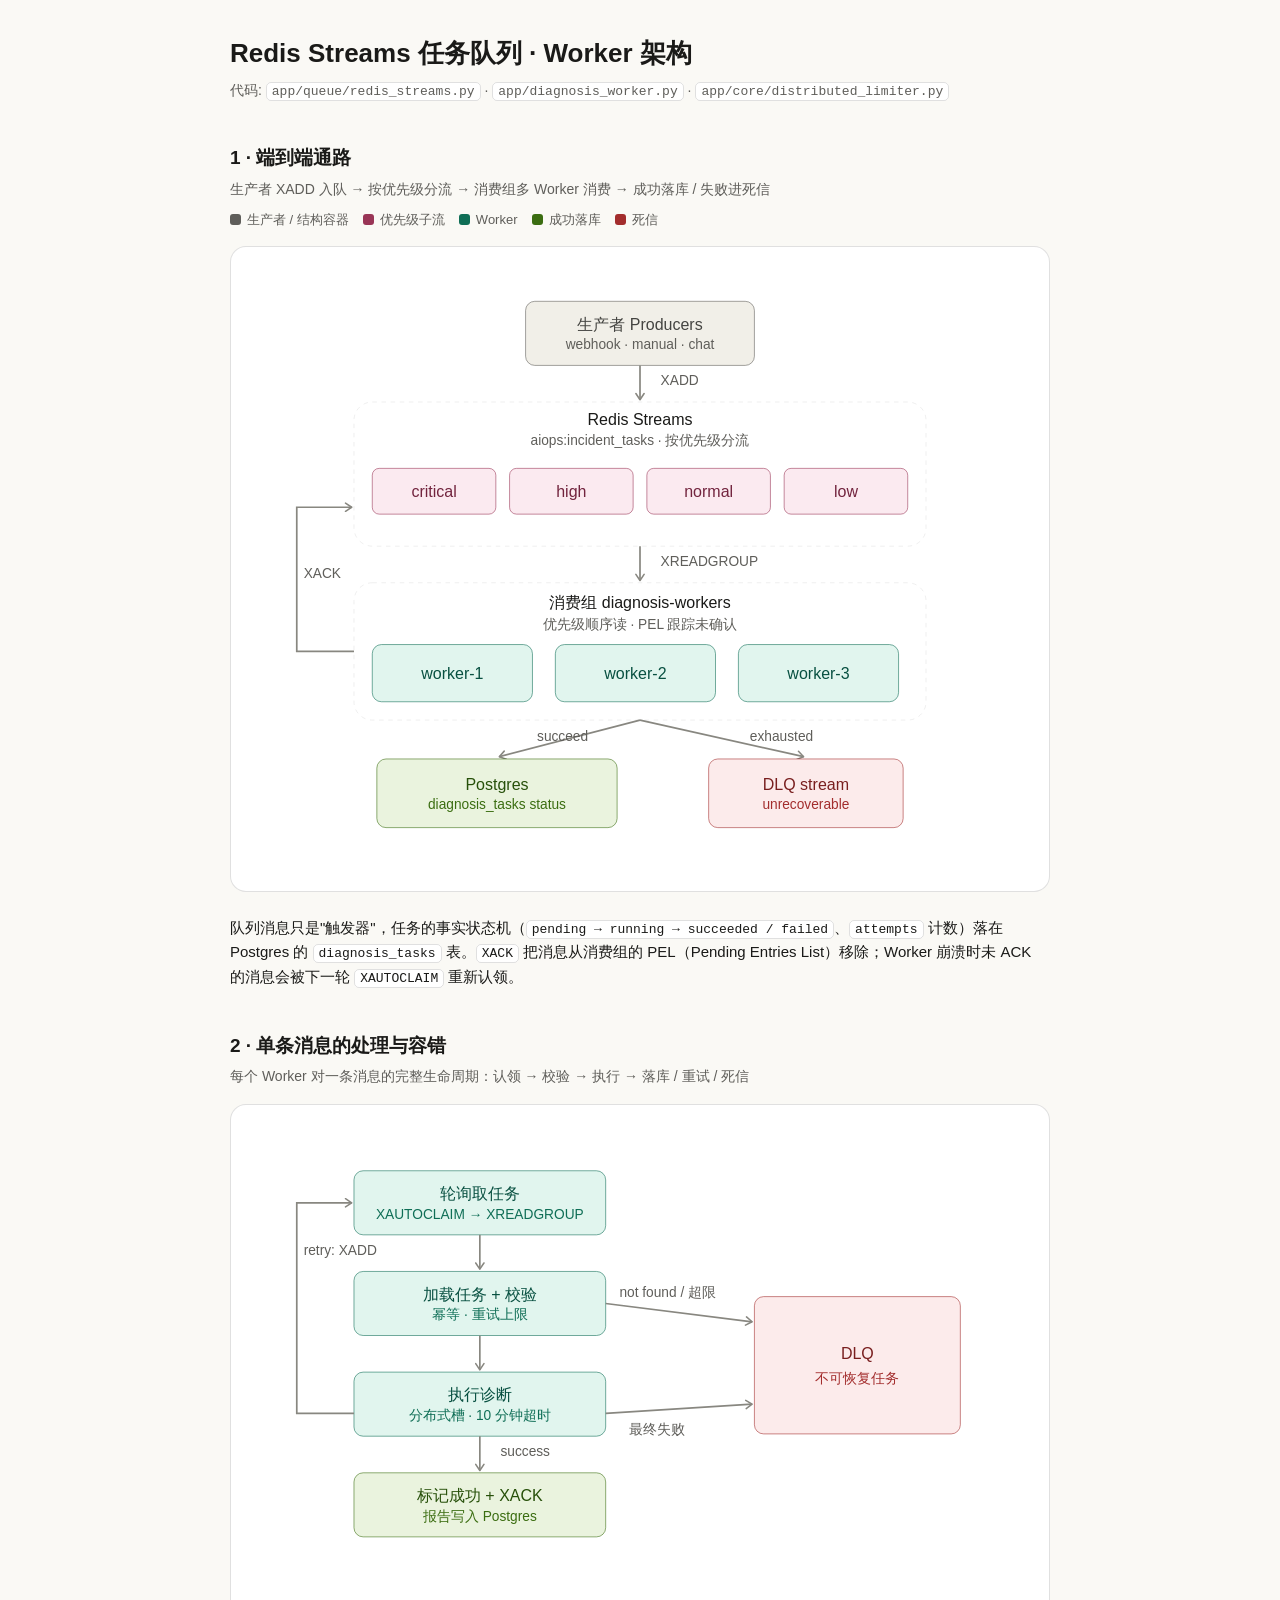
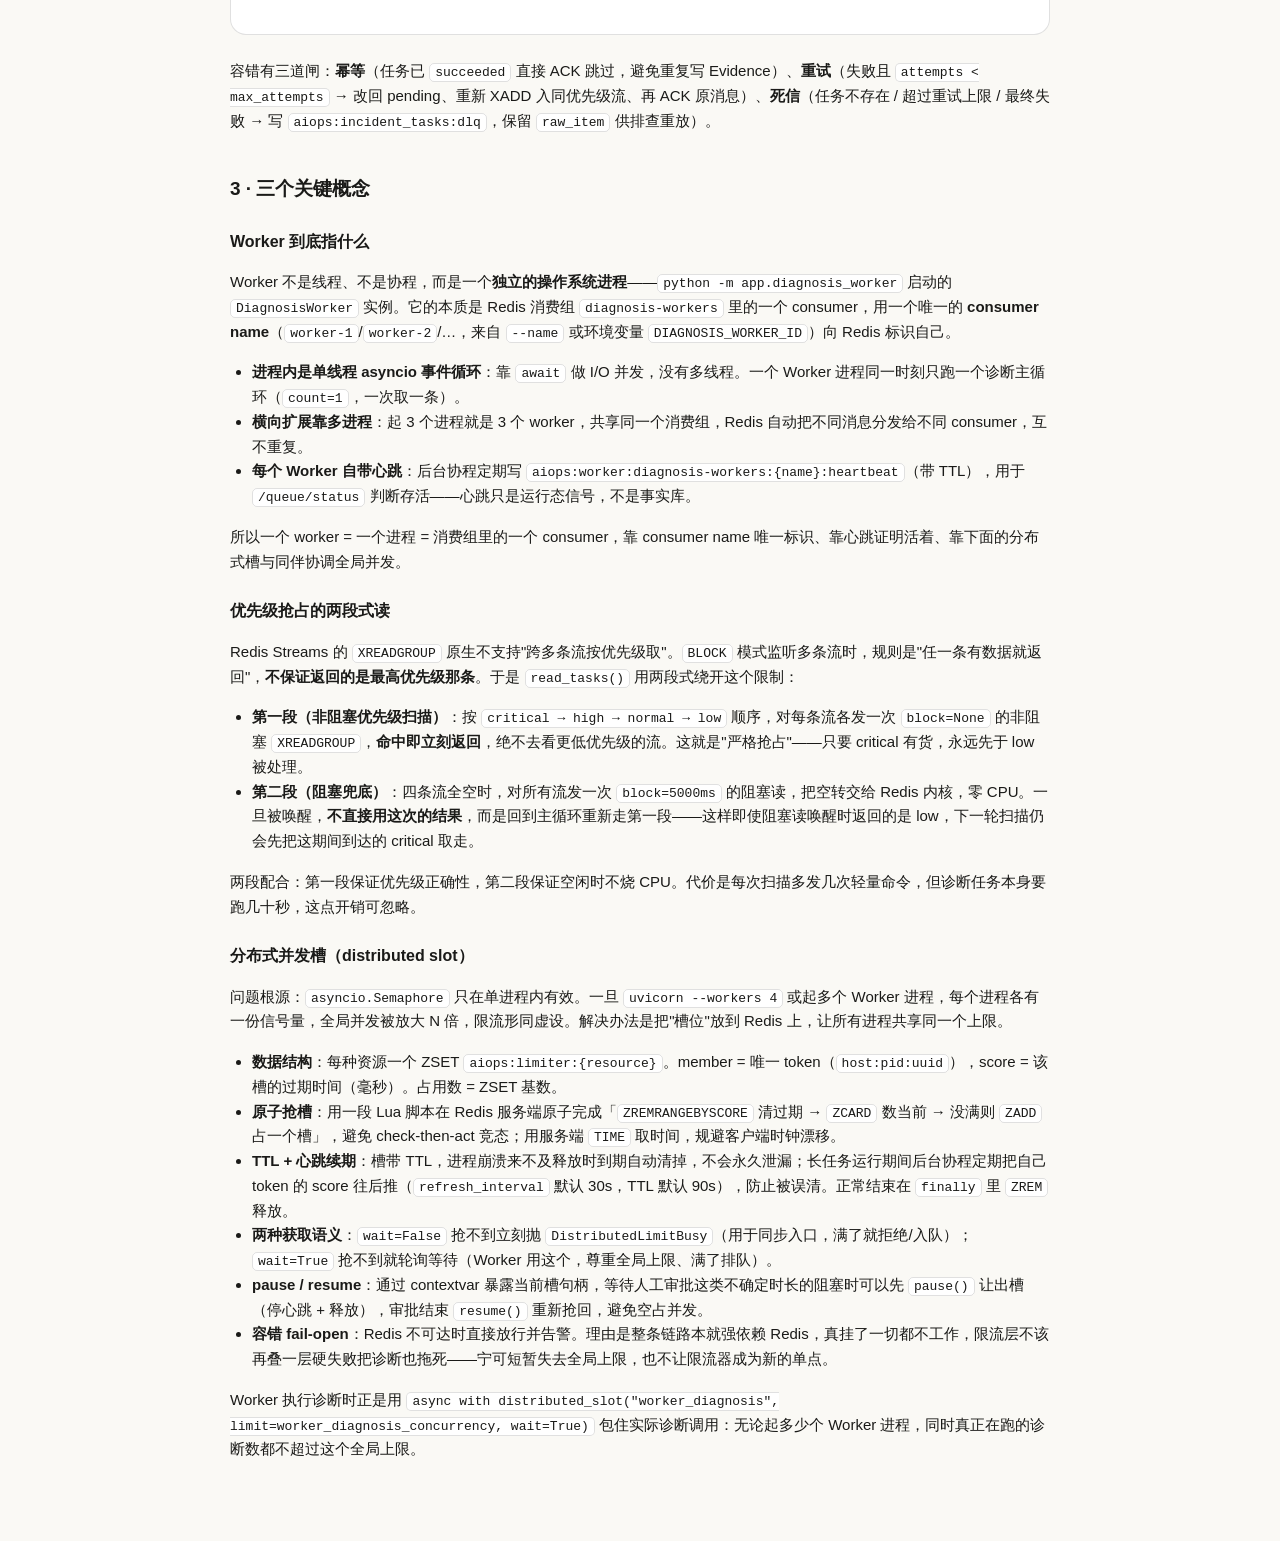
<file: docs/queue-worker-architecture.html>
<!DOCTYPE html>
<html lang="zh-CN">
<head>
<meta charset="UTF-8">
<meta name="viewport" content="width=device-width, initial-scale=1.0">
<title>Redis Streams 任务队列 · Worker 架构</title>
<style>
  :root {
    --bg: #faf9f5; --bg2: #ffffff; --card: #ffffff;
    --ctp: #1a1a18; --cts: #5f5e5a; --cline: #888780;
    --border: rgba(0,0,0,0.12);
    --teal-f:#E1F5EE; --teal-s:#0F6E56; --teal-t:#085041; --teal-st:#0F6E56;
    --pink-f:#FBEAF0; --pink-s:#993556; --pink-t:#72243E; --pink-st:#993556;
    --green-f:#EAF3DE; --green-s:#3B6D11; --green-t:#27500A; --green-st:#3B6D11;
    --red-f:#FCEBEB; --red-s:#A32D2D; --red-t:#791F1F; --red-st:#A32D2D;
    --gray-f:#F1EFE8; --gray-s:#5F5E5A; --gray-t:#444441; --gray-st:#5F5E5A;
  }
  @media (prefers-color-scheme: dark) {
    :root {
      --bg: #1f1e1b; --bg2: #262521; --card: #262521;
      --ctp: #f0eee6; --cts: #b4b2a9; --cline: #888780;
      --border: rgba(255,255,255,0.14);
      --teal-f:#085041; --teal-s:#5DCAA5; --teal-t:#9FE1CB; --teal-st:#5DCAA5;
      --pink-f:#72243E; --pink-s:#ED93B1; --pink-t:#F4C0D1; --pink-st:#ED93B1;
      --green-f:#27500A; --green-s:#97C459; --green-t:#C0DD97; --green-st:#97C459;
      --red-f:#501313; --red-s:#F09595; --red-t:#F7C1C1; --red-st:#F09595;
      --gray-f:#444441; --gray-s:#B4B2A9; --gray-t:#D3D1C7; --gray-st:#B4B2A9;
    }
  }
  * { box-sizing: border-box; }
  body {
    margin: 0; padding: 32px 20px 64px; background: var(--bg);
    color: var(--ctp);
    font-family: -apple-system, BlinkMacSystemFont, "Segoe UI", "PingFang SC", "Microsoft YaHei", sans-serif;
    line-height: 1.65;
  }
  .wrap { max-width: 820px; margin: 0 auto; }
  h1 { font-size: 26px; margin: 0 0 4px; }
  h2 { font-size: 19px; margin: 40px 0 4px; }
  h3 { font-size: 16px; margin: 24px 0 4px; }
  .sub { color: var(--cts); margin: 0 0 8px; font-size: 14px; }
  .card { background: var(--card); border: 0.5px solid var(--border);
          border-radius: 16px; padding: 20px; margin: 16px 0 24px; }
  p, li { color: var(--ctp); font-size: 15px; }
  strong { font-weight: 600; }
  code { font-family: ui-monospace, SFMono-Regular, Menlo, monospace;
         background: var(--bg2); border: 0.5px solid var(--border);
         border-radius: 5px; padding: 1px 5px; font-size: 13px; }
  ul { padding-left: 22px; }
  .legend { display: flex; flex-wrap: wrap; gap: 14px; font-size: 13px;
            color: var(--cts); margin: 4px 0 0; }
  .legend span { display: inline-flex; align-items: center; gap: 6px; }
  .dot { width: 11px; height: 11px; border-radius: 3px; display: inline-block; }

  svg .t  { font-size: 14px; font-weight: 400; fill: var(--ctp); }
  svg .th { font-size: 14px; font-weight: 500; fill: var(--ctp); }
  svg .ts { font-size: 12px; font-weight: 400; fill: var(--cts); }
  svg .arr { stroke: var(--cline); stroke-width: 1.5; fill: none; }
  svg .c-teal rect { fill: var(--teal-f); stroke: var(--teal-s); }
  svg .c-teal .t, svg .c-teal .th { fill: var(--teal-t); }
  svg .c-teal .ts { fill: var(--teal-st); }
  svg .c-pink rect { fill: var(--pink-f); stroke: var(--pink-s); }
  svg .c-pink .t, svg .c-pink .th { fill: var(--pink-t); }
  svg .c-pink .ts { fill: var(--pink-st); }
  svg .c-green rect { fill: var(--green-f); stroke: var(--green-s); }
  svg .c-green .t, svg .c-green .th { fill: var(--green-t); }
  svg .c-green .ts { fill: var(--green-st); }
  svg .c-red rect { fill: var(--red-f); stroke: var(--red-s); }
  svg .c-red .t, svg .c-red .th { fill: var(--red-t); }
  svg .c-red .ts { fill: var(--red-st); }
  svg .c-gray rect { fill: var(--gray-f); stroke: var(--gray-s); }
  svg .c-gray .t, svg .c-gray .th { fill: var(--gray-t); }
  svg .c-gray .ts { fill: var(--gray-st); }
</style>
</head>
<body>
<div class="wrap">
  <h1>Redis Streams 任务队列 · Worker 架构</h1>
  <p class="sub">代码: <code>app/queue/redis_streams.py</code> · <code>app/diagnosis_worker.py</code> · <code>app/core/distributed_limiter.py</code></p>

  <h2>1 · 端到端通路</h2>
  <p class="sub">生产者 XADD 入队 → 按优先级分流 → 消费组多 Worker 消费 → 成功落库 / 失败进死信</p>
  <div class="legend">
    <span><i class="dot" style="background:var(--gray-s)"></i>生产者 / 结构容器</span>
    <span><i class="dot" style="background:var(--pink-s)"></i>优先级子流</span>
    <span><i class="dot" style="background:var(--teal-s)"></i>Worker</span>
    <span><i class="dot" style="background:var(--green-s)"></i>成功落库</span>
    <span><i class="dot" style="background:var(--red-s)"></i>死信</span>
  </div>
  <div class="card">
    <svg width="100%" viewBox="0 0 680 520" role="img" xmlns="http://www.w3.org/2000/svg">
      <title>Redis Streams 任务队列端到端流程</title>
      <desc>生产者通过 XADD 写入按优先级分流的 Redis Streams，diagnosis-workers 消费组里的多个 worker 用 XREADGROUP 消费并 XACK，成功落库 Postgres，不可恢复的进死信队列。</desc>
      <defs>
        <marker id="arrow" viewBox="0 0 10 10" refX="8" refY="5" markerWidth="6" markerHeight="6" orient="auto-start-reverse">
          <path d="M2 1L8 5L2 9" fill="none" stroke="context-stroke" stroke-width="1.5" stroke-linecap="round" stroke-linejoin="round"/>
        </marker>
      </defs>

      <g class="c-gray">
        <rect x="240" y="30" width="200" height="56" rx="8" stroke-width="0.5"/>
        <text class="th" x="340" y="50" text-anchor="middle" dominant-baseline="central">生产者 Producers</text>
        <text class="ts" x="340" y="68" text-anchor="middle" dominant-baseline="central">webhook · manual · chat</text>
      </g>

      <line x1="340" y1="86" x2="340" y2="116" class="arr" marker-end="url(#arrow)"/>
      <text class="ts" x="358" y="103" text-anchor="start">XADD</text>

      <rect x="90" y="118" width="500" height="126" rx="16" fill="none" stroke="var(--border)" stroke-width="0.5" stroke-dasharray="4 4"/>
      <text class="th" x="340" y="138" text-anchor="middle">Redis Streams</text>
      <text class="ts" x="340" y="156" text-anchor="middle">aiops:incident_tasks · 按优先级分流</text>

      <g class="c-pink">
        <rect x="106" y="176" width="108" height="40" rx="6" stroke-width="0.5"/>
        <text class="th" x="160" y="196" text-anchor="middle" dominant-baseline="central">critical</text>
      </g>
      <g class="c-pink">
        <rect x="226" y="176" width="108" height="40" rx="6" stroke-width="0.5"/>
        <text class="th" x="280" y="196" text-anchor="middle" dominant-baseline="central">high</text>
      </g>
      <g class="c-pink">
        <rect x="346" y="176" width="108" height="40" rx="6" stroke-width="0.5"/>
        <text class="th" x="400" y="196" text-anchor="middle" dominant-baseline="central">normal</text>
      </g>
      <g class="c-pink">
        <rect x="466" y="176" width="108" height="40" rx="6" stroke-width="0.5"/>
        <text class="th" x="520" y="196" text-anchor="middle" dominant-baseline="central">low</text>
      </g>

      <line x1="340" y1="244" x2="340" y2="274" class="arr" marker-end="url(#arrow)"/>
      <text class="ts" x="358" y="261" text-anchor="start">XREADGROUP</text>

      <rect x="90" y="276" width="500" height="120" rx="16" fill="none" stroke="var(--border)" stroke-width="0.5" stroke-dasharray="4 4"/>
      <text class="th" x="340" y="298" text-anchor="middle">消费组 diagnosis-workers</text>
      <text class="ts" x="340" y="316" text-anchor="middle">优先级顺序读 · PEL 跟踪未确认</text>

      <g class="c-teal">
        <rect x="106" y="330" width="140" height="50" rx="8" stroke-width="0.5"/>
        <text class="th" x="176" y="355" text-anchor="middle" dominant-baseline="central">worker-1</text>
      </g>
      <g class="c-teal">
        <rect x="266" y="330" width="140" height="50" rx="8" stroke-width="0.5"/>
        <text class="th" x="336" y="355" text-anchor="middle" dominant-baseline="central">worker-2</text>
      </g>
      <g class="c-teal">
        <rect x="426" y="330" width="140" height="50" rx="8" stroke-width="0.5"/>
        <text class="th" x="496" y="355" text-anchor="middle" dominant-baseline="central">worker-3</text>
      </g>

      <path d="M90 336 L40 336 L40 210 L88 210" class="arr" fill="none" marker-end="url(#arrow)"/>
      <text class="ts" x="46" y="272" text-anchor="start">XACK</text>

      <line x1="340" y1="396" x2="217" y2="428" class="arr" marker-end="url(#arrow)"/>
      <line x1="340" y1="396" x2="483" y2="428" class="arr" marker-end="url(#arrow)"/>
      <text class="ts" x="250" y="414" text-anchor="start">succeed</text>
      <text class="ts" x="436" y="414" text-anchor="start">exhausted</text>

      <g class="c-green">
        <rect x="110" y="430" width="210" height="60" rx="8" stroke-width="0.5"/>
        <text class="th" x="215" y="452" text-anchor="middle" dominant-baseline="central">Postgres</text>
        <text class="ts" x="215" y="470" text-anchor="middle" dominant-baseline="central">diagnosis_tasks status</text>
      </g>
      <g class="c-red">
        <rect x="400" y="430" width="170" height="60" rx="8" stroke-width="0.5"/>
        <text class="th" x="485" y="452" text-anchor="middle" dominant-baseline="central">DLQ stream</text>
        <text class="ts" x="485" y="470" text-anchor="middle" dominant-baseline="central">unrecoverable</text>
      </g>
    </svg>
  </div>
  <p>队列消息只是"触发器"，任务的事实状态机（<code>pending → running → succeeded / failed</code>、<code>attempts</code> 计数）落在 Postgres 的 <code>diagnosis_tasks</code> 表。<code>XACK</code> 把消息从消费组的 PEL（Pending Entries List）移除；Worker 崩溃时未 ACK 的消息会被下一轮 <code>XAUTOCLAIM</code> 重新认领。</p>

  <h2>2 · 单条消息的处理与容错</h2>
  <p class="sub">每个 Worker 对一条消息的完整生命周期：认领 → 校验 → 执行 → 落库 / 重试 / 死信</p>
  <div class="card">
    <svg width="100%" viewBox="0 0 680 420" role="img" xmlns="http://www.w3.org/2000/svg">
      <title>Worker 单条消息处理与容错流程</title>
      <desc>worker 先 XAUTOCLAIM 认领超时消息再 XREADGROUP 读新消息，从 Postgres 加载任务做幂等与重试上限校验，标记 running 后在分布式槽与超时下执行诊断；成功则落库并 XACK，失败时按剩余次数重新入队或进入死信队列。</desc>
      <defs>
        <marker id="arrow2" viewBox="0 0 10 10" refX="8" refY="5" markerWidth="6" markerHeight="6" orient="auto-start-reverse">
          <path d="M2 1L8 5L2 9" fill="none" stroke="context-stroke" stroke-width="1.5" stroke-linecap="round" stroke-linejoin="round"/>
        </marker>
      </defs>

      <g class="c-teal">
        <rect x="90" y="40" width="220" height="56" rx="8" stroke-width="0.5"/>
        <text class="th" x="200" y="60" text-anchor="middle" dominant-baseline="central">轮询取任务</text>
        <text class="ts" x="200" y="78" text-anchor="middle" dominant-baseline="central">XAUTOCLAIM → XREADGROUP</text>
      </g>
      <line x1="200" y1="96" x2="200" y2="126" class="arr" marker-end="url(#arrow2)"/>

      <g class="c-teal">
        <rect x="90" y="128" width="220" height="56" rx="8" stroke-width="0.5"/>
        <text class="th" x="200" y="148" text-anchor="middle" dominant-baseline="central">加载任务 + 校验</text>
        <text class="ts" x="200" y="166" text-anchor="middle" dominant-baseline="central">幂等 · 重试上限</text>
      </g>
      <line x1="200" y1="184" x2="200" y2="214" class="arr" marker-end="url(#arrow2)"/>

      <g class="c-teal">
        <rect x="90" y="216" width="220" height="56" rx="8" stroke-width="0.5"/>
        <text class="th" x="200" y="236" text-anchor="middle" dominant-baseline="central">执行诊断</text>
        <text class="ts" x="200" y="254" text-anchor="middle" dominant-baseline="central">分布式槽 · 10 分钟超时</text>
      </g>
      <line x1="200" y1="272" x2="200" y2="302" class="arr" marker-end="url(#arrow2)"/>
      <text class="ts" x="218" y="289" text-anchor="start">success</text>

      <g class="c-green">
        <rect x="90" y="304" width="220" height="56" rx="8" stroke-width="0.5"/>
        <text class="th" x="200" y="324" text-anchor="middle" dominant-baseline="central">标记成功 + XACK</text>
        <text class="ts" x="200" y="342" text-anchor="middle" dominant-baseline="central">报告写入 Postgres</text>
      </g>

      <path d="M90 252 L40 252 L40 68 L88 68" class="arr" fill="none" marker-end="url(#arrow2)"/>
      <text class="ts" x="46" y="114" text-anchor="start">retry: XADD</text>

      <line x1="310" y1="156" x2="438" y2="172" class="arr" marker-end="url(#arrow2)"/>
      <text class="ts" x="322" y="150" text-anchor="start">not found / 超限</text>

      <line x1="310" y1="252" x2="438" y2="244" class="arr" marker-end="url(#arrow2)"/>
      <text class="ts" x="330" y="270" text-anchor="start">最终失败</text>

      <g class="c-red">
        <rect x="440" y="150" width="180" height="120" rx="8" stroke-width="0.5"/>
        <text class="th" x="530" y="200" text-anchor="middle" dominant-baseline="central">DLQ</text>
        <text class="ts" x="530" y="222" text-anchor="middle" dominant-baseline="central">不可恢复任务</text>
      </g>
    </svg>
  </div>
  <p>容错有三道闸：<strong>幂等</strong>（任务已 <code>succeeded</code> 直接 ACK 跳过，避免重复写 Evidence）、<strong>重试</strong>（失败且 <code>attempts &lt; max_attempts</code> → 改回 pending、重新 XADD 入同优先级流、再 ACK 原消息）、<strong>死信</strong>（任务不存在 / 超过重试上限 / 最终失败 → 写 <code>aiops:incident_tasks:dlq</code>，保留 <code>raw_item</code> 供排查重放）。</p>

  <h2>3 · 三个关键概念</h2>

  <h3>Worker 到底指什么</h3>
  <p>Worker 不是线程、不是协程，而是一个<strong>独立的操作系统进程</strong>——<code>python -m app.diagnosis_worker</code> 启动的 <code>DiagnosisWorker</code> 实例。它的本质是 Redis 消费组 <code>diagnosis-workers</code> 里的一个 consumer，用一个唯一的 <strong>consumer name</strong>（<code>worker-1</code>/<code>worker-2</code>/…，来自 <code>--name</code> 或环境变量 <code>DIAGNOSIS_WORKER_ID</code>）向 Redis 标识自己。</p>
  <ul>
    <li><strong>进程内是单线程 asyncio 事件循环</strong>：靠 <code>await</code> 做 I/O 并发，没有多线程。一个 Worker 进程同一时刻只跑一个诊断主循环（<code>count=1</code>，一次取一条）。</li>
    <li><strong>横向扩展靠多进程</strong>：起 3 个进程就是 3 个 worker，共享同一个消费组，Redis 自动把不同消息分发给不同 consumer，互不重复。</li>
    <li><strong>每个 Worker 自带心跳</strong>：后台协程定期写 <code>aiops:worker:diagnosis-workers:{name}:heartbeat</code>（带 TTL），用于 <code>/queue/status</code> 判断存活——心跳只是运行态信号，不是事实库。</li>
  </ul>
  <p>所以一个 worker = 一个进程 = 消费组里的一个 consumer，靠 consumer name 唯一标识、靠心跳证明活着、靠下面的分布式槽与同伴协调全局并发。</p>

  <h3>优先级抢占的两段式读</h3>
  <p>Redis Streams 的 <code>XREADGROUP</code> 原生不支持"跨多条流按优先级取"。<code>BLOCK</code> 模式监听多条流时，规则是"任一条有数据就返回"，<strong>不保证返回的是最高优先级那条</strong>。于是 <code>read_tasks()</code> 用两段式绕开这个限制：</p>
  <ul>
    <li><strong>第一段（非阻塞优先级扫描）</strong>：按 <code>critical → high → normal → low</code> 顺序，对每条流各发一次 <code>block=None</code> 的非阻塞 <code>XREADGROUP</code>，<strong>命中即立刻返回</strong>，绝不去看更低优先级的流。这就是"严格抢占"——只要 critical 有货，永远先于 low 被处理。</li>
    <li><strong>第二段（阻塞兜底）</strong>：四条流全空时，对所有流发一次 <code>block=5000ms</code> 的阻塞读，把空转交给 Redis 内核，零 CPU。一旦被唤醒，<strong>不直接用这次的结果</strong>，而是回到主循环重新走第一段——这样即使阻塞读唤醒时返回的是 low，下一轮扫描仍会先把这期间到达的 critical 取走。</li>
  </ul>
  <p>两段配合：第一段保证优先级正确性，第二段保证空闲时不烧 CPU。代价是每次扫描多发几次轻量命令，但诊断任务本身要跑几十秒，这点开销可忽略。</p>

  <h3>分布式并发槽（distributed slot）</h3>
  <p>问题根源：<code>asyncio.Semaphore</code> 只在单进程内有效。一旦 <code>uvicorn --workers 4</code> 或起多个 Worker 进程，每个进程各有一份信号量，全局并发被放大 N 倍，限流形同虚设。解决办法是把"槽位"放到 Redis 上，让所有进程共享同一个上限。</p>
  <ul>
    <li><strong>数据结构</strong>：每种资源一个 ZSET <code>aiops:limiter:{resource}</code>。member = 唯一 token（<code>host:pid:uuid</code>），score = 该槽的过期时间（毫秒）。占用数 = ZSET 基数。</li>
    <li><strong>原子抢槽</strong>：用一段 Lua 脚本在 Redis 服务端原子完成「<code>ZREMRANGEBYSCORE</code> 清过期 → <code>ZCARD</code> 数当前 → 没满则 <code>ZADD</code> 占一个槽」，避免 check-then-act 竞态；用服务端 <code>TIME</code> 取时间，规避客户端时钟漂移。</li>
    <li><strong>TTL + 心跳续期</strong>：槽带 TTL，进程崩溃来不及释放时到期自动清掉，不会永久泄漏；长任务运行期间后台协程定期把自己 token 的 score 往后推（<code>refresh_interval</code> 默认 30s，TTL 默认 90s），防止被误清。正常结束在 <code>finally</code> 里 <code>ZREM</code> 释放。</li>
    <li><strong>两种获取语义</strong>：<code>wait=False</code> 抢不到立刻抛 <code>DistributedLimitBusy</code>（用于同步入口，满了就拒绝/入队）；<code>wait=True</code> 抢不到就轮询等待（Worker 用这个，尊重全局上限、满了排队）。</li>
    <li><strong>pause / resume</strong>：通过 contextvar 暴露当前槽句柄，等待人工审批这类不确定时长的阻塞时可以先 <code>pause()</code> 让出槽（停心跳 + 释放），审批结束 <code>resume()</code> 重新抢回，避免空占并发。</li>
    <li><strong>容错 fail-open</strong>：Redis 不可达时直接放行并告警。理由是整条链路本就强依赖 Redis，真挂了一切都不工作，限流层不该再叠一层硬失败把诊断也拖死——宁可短暂失去全局上限，也不让限流器成为新的单点。</li>
  </ul>
  <p>Worker 执行诊断时正是用 <code>async with distributed_slot("worker_diagnosis", limit=worker_diagnosis_concurrency, wait=True)</code> 包住实际诊断调用：无论起多少个 Worker 进程，同时真正在跑的诊断数都不超过这个全局上限。</p>
</div>
</body>
</html>
</file>
